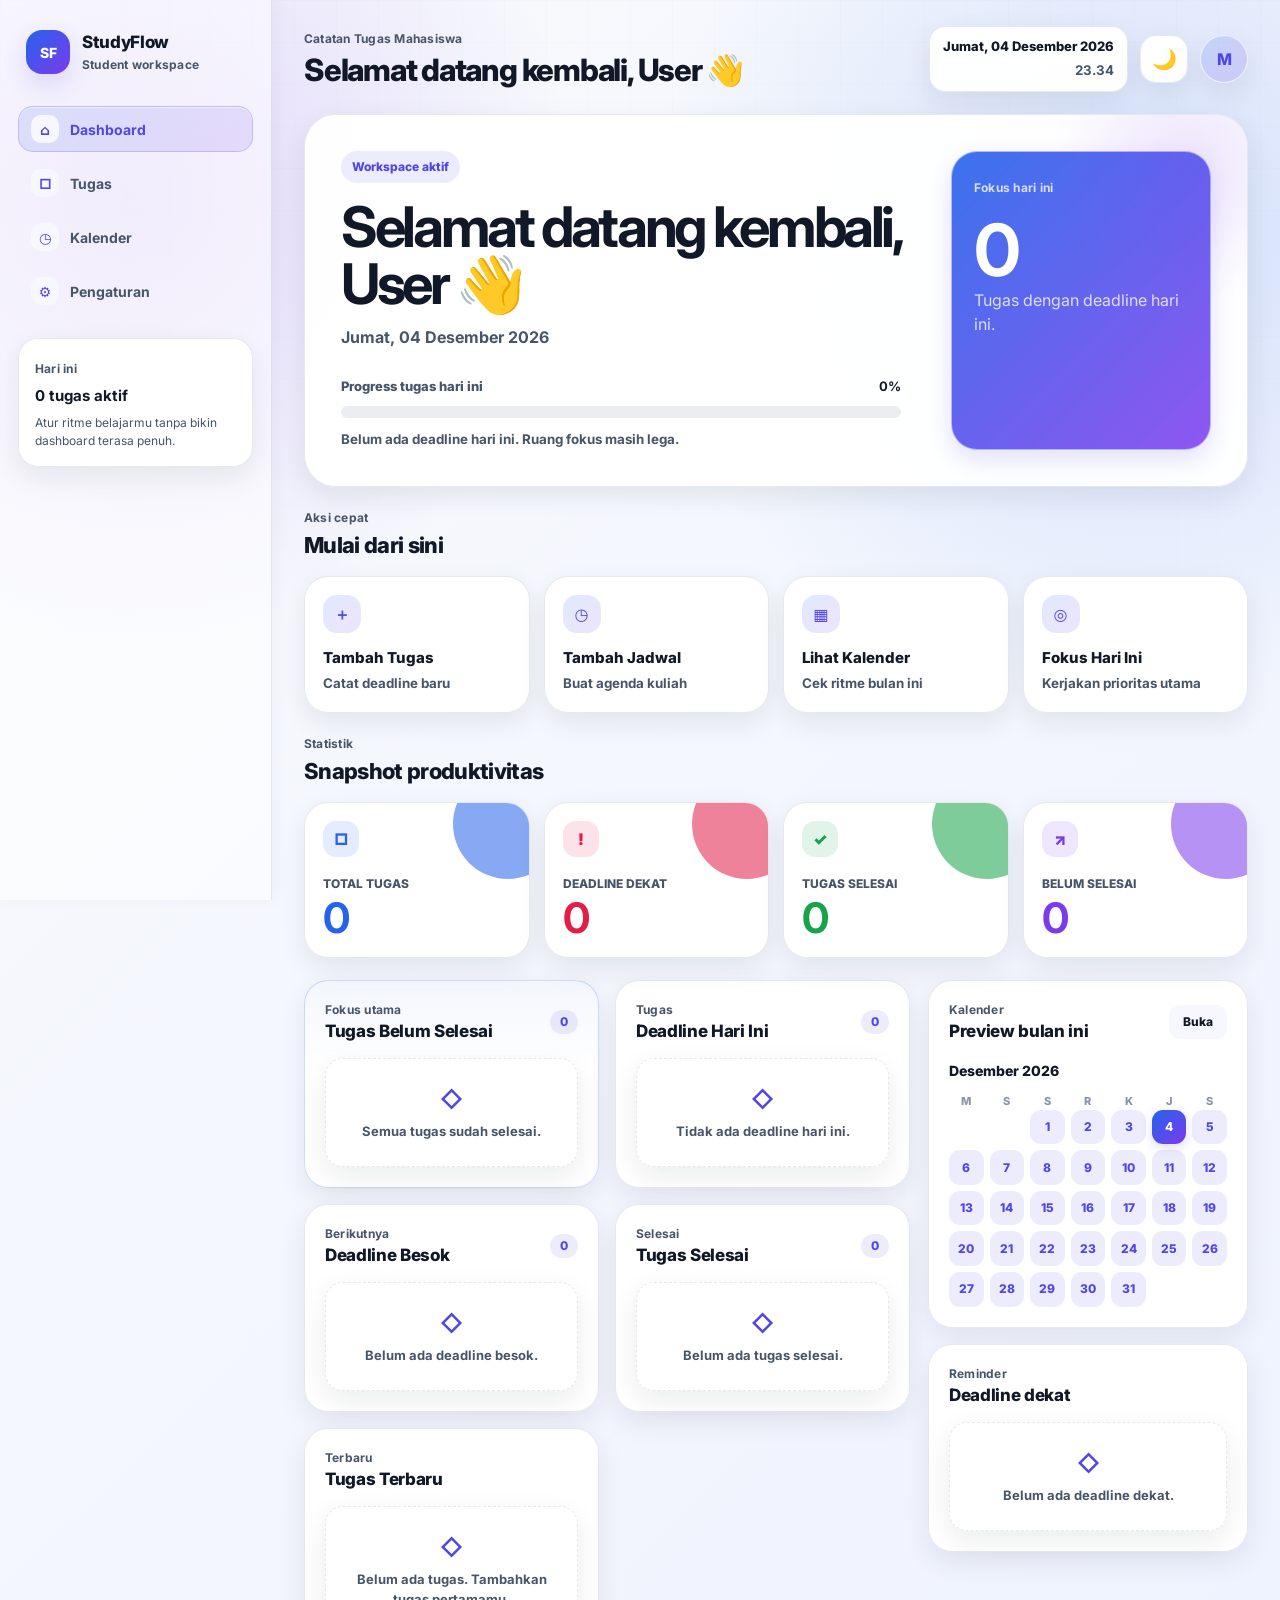
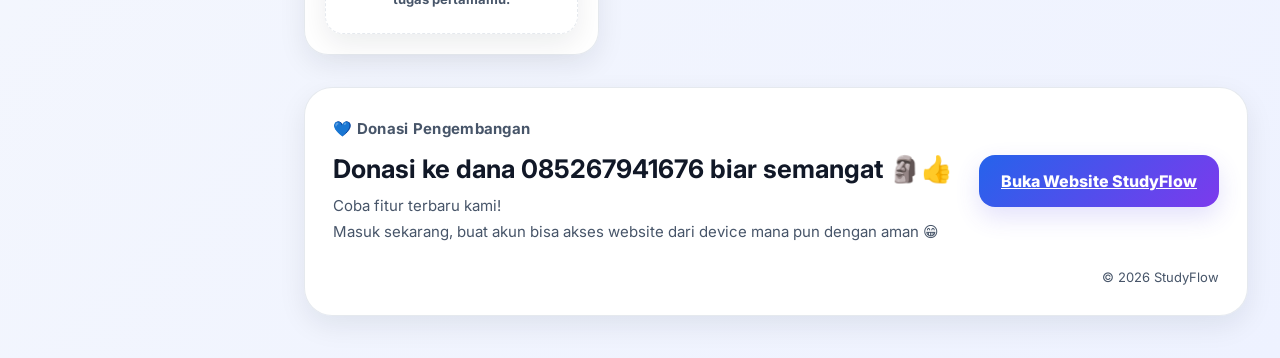
<file: Index.html>
<!DOCTYPE html>
<html lang="id">
<head>
  <meta charset="UTF-8">
  <meta name="viewport" content="width=device-width, initial-scale=1.0">
  <title>StudyFlow - Dashboard Mahasiswa</title>
  <link rel="preconnect" href="https://fonts.googleapis.com">
  <link rel="preconnect" href="https://fonts.gstatic.com" crossorigin>
  <link href="https://fonts.googleapis.com/css2?family=Inter:wght@400;500;600;700;800&display=swap" rel="stylesheet">
  <link rel="stylesheet" href="home.css">
  <link rel="icon" type="image/png" href="icon1.PNG">
</head>
<body>
  <div class="latar-ambient" aria-hidden="true"></div>
  <div class="wadah-aplikasi">
    <aside class="menu-samping">
      <div class="identitas-aplikasi">
        <span class="ikon-aplikasi">SF</span>
        <div>
          <h2>StudyFlow</h2>
          <p>Student workspace</p>
        </div>
      </div>

      <nav class="daftar-menu" aria-label="Menu utama">
        <button class="tombol-menu aktif" type="button" data-halaman="dashboard">
          <span class="ikon-menu">⌂</span>
          <span>Dashboard</span>
        </button>
        <button class="tombol-menu" type="button" data-halaman="tugas">
          <span class="ikon-menu">□</span>
          <span>Tugas</span>
        </button>
        <button class="tombol-menu" type="button" data-halaman="kalender">
          <span class="ikon-menu">◷</span>
          <span>Kalender</span>
        </button>
        <button class="tombol-menu" type="button" data-halaman="pengaturan">
          <span class="ikon-menu">⚙</span>
          <span>Pengaturan</span>
        </button>
      </nav>

      <div class="sidebar-insight">
        <span class="label-mini">Hari ini</span>
        <strong id="ringkasanSidebar">0 tugas aktif</strong>
        <p>Atur ritme belajarmu tanpa bikin dashboard terasa penuh.</p>
      </div>
    </aside>

    <main class="konten-utama">
      <header class="kepala-halaman">
        <div class="kepala-copy">
          <p class="teks-kecil">Catatan Tugas Mahasiswa</p>
          <h1 id="teksSapaan">Selamat datang kembali, User 👋</h1>
        </div>
        <div class="header-actions">
          <div class="tanggal-header">
            <span id="teksTanggalRealtime">Rabu, 20 Mei 2026</span>
            <small id="teksJamRealtime">00.00</small>
          </div>
          <button id="tombolToggleTema" class="tombol-toggle-tema" type="button" aria-label="Aktifkan mode gelap" title="Ganti tema">🌙</button>
          <!-- Avatar diklik → langsung ke halaman Pengaturan -->
          <div id="fotoProfilHeader" class="foto-profil-header foto-profil-header--klikable" aria-label="Buka pengaturan profil" title="Pengaturan Profil" role="button" tabindex="0">
            <span id="inisialProfilHeader">R</span>
          </div>
        </div>
      </header>

      <section id="dashboard" class="halaman halaman-aktif">
        <section class="hero-dashboard">
          <div class="hero-copy">
            <span class="pill-status">Workspace aktif</span>
            <h2 id="teksSapaanHero">Selamat datang kembali, User 👋</h2>
            <p id="teksTanggalHero">Rabu, 20 Mei 2026</p>
            <div class="hero-progress">
              <div class="progress-meta">
                <span>Progress tugas hari ini</span>
                <strong id="persenProgressHariIni">0%</strong>
              </div>
              <div class="progress-track" aria-label="Progress produktivitas">
                <span id="barProgressHariIni" class="progress-fill"></span>
              </div>
              <small id="teksProgressHariIni">Belum ada tugas selesai hari ini.</small>
            </div>
          </div>

          <div id="panelFokusHariIni" class="hero-panel hero-panel-klikable" role="button" tabindex="0" aria-label="Buka daftar tugas hari ini">
            <span class="label-mini">Fokus hari ini</span>
            <strong id="angkaFokusHariIni">0</strong>
            <p>Tugas dengan deadline hari ini.</p>
          </div>
        </section>

        <section class="section-dashboard">
          <div class="section-heading">
            <div>
              <p class="teks-kecil">Aksi cepat</p>
              <h2>Mulai dari sini</h2>
            </div>
          </div>
          <div class="grid-aksi-cepat">
            <button class="kartu-aksi" type="button" data-quick-action="tambah-tugas">
              <span class="ikon-aksi">＋</span>
              <strong>Tambah Tugas</strong>
              <small>Catat deadline baru</small>
            </button>
            <button class="kartu-aksi" type="button" data-quick-action="tambah-jadwal">
              <span class="ikon-aksi">◷</span>
              <strong>Tambah Jadwal</strong>
              <small>Buat agenda kuliah</small>
            </button>
            <button class="kartu-aksi" type="button" data-quick-action="lihat-kalender">
              <span class="ikon-aksi">▦</span>
              <strong>Lihat Kalender</strong>
              <small>Cek ritme bulan ini</small>
            </button>
            <button class="kartu-aksi" type="button" data-quick-action="fokus-hari-ini">
              <span class="ikon-aksi">◎</span>
              <strong>Fokus Hari Ini</strong>
              <small>Kerjakan prioritas utama</small>
            </button>
          </div>
        </section>

        <section class="section-dashboard">
          <div class="section-heading">
            <div>
              <p class="teks-kecil">Statistik</p>
              <h2>Snapshot produktivitas</h2>
            </div>
          </div>
          <div class="grid-statistik">
            <article class="kartu-statistik warna-biru">
              <span class="ikon-statistik">□</span>
              <p>Total tugas</p>
              <h3 id="angkaTotalTugas">0</h3>
            </article>
            <article class="kartu-statistik warna-merah">
              <span class="ikon-statistik">!</span>
              <p>Deadline dekat</p>
              <h3 id="angkaDeadlineDekat">0</h3>
            </article>
            <article class="kartu-statistik warna-hijau">
              <span class="ikon-statistik">✓</span>
              <p>Tugas selesai</p>
              <h3 id="angkaTugasSelesai">0</h3>
            </article>
            <article class="kartu-statistik warna-ungu">
              <span class="ikon-statistik">↗</span>
              <p>Belum selesai</p>
              <h3 id="angkaTugasBelumSelesai">0</h3>
            </article>
          </div>
        </section>

        <section class="dashboard-grid-utama">
          <div class="kolom-dashboard">
            <section class="panel panel-tugas-dashboard panel-tugas-belum-selesai">
              <div class="kepala-panel">
                <div>
                  <p class="teks-kecil">Fokus utama</p>
                  <h3>Tugas Belum Selesai</h3>
                </div>
                <span class="badge-panel" id="jumlahTugasBelumSelesaiDashboard">0</span>
              </div>
              <div id="daftarTugasBelumSelesaiDashboard" class="daftar-ringkas"></div>
            </section>

            <section class="panel panel-tugas-dashboard">
              <div class="kepala-panel">
                <div>
                  <p class="teks-kecil">Tugas</p>
                  <h3>Deadline Hari Ini</h3>
                </div>
                <span class="badge-panel" id="jumlahTugasHariIni">0</span>
              </div>
              <div id="daftarTugasHariIni" class="daftar-ringkas"></div>
            </section>

            <section class="panel panel-tugas-dashboard">
              <div class="kepala-panel">
                <div>
                  <p class="teks-kecil">Berikutnya</p>
                  <h3>Deadline Besok</h3>
                </div>
                <span class="badge-panel" id="jumlahTugasBesok">0</span>
              </div>
              <div id="daftarTugasBesok" class="daftar-ringkas"></div>
            </section>

            <section class="panel panel-tugas-dashboard">
              <div class="kepala-panel">
                <div>
                  <p class="teks-kecil">Selesai</p>
                  <h3>Tugas Selesai</h3>
                </div>
                <span class="badge-panel" id="jumlahTugasSelesaiDashboard">0</span>
              </div>
              <div id="daftarTugasSelesaiDashboard" class="daftar-ringkas"></div>
            </section>

            <section class="panel panel-tugas-dashboard">
              <div class="kepala-panel">
                <div>
                  <p class="teks-kecil">Terbaru</p>
                  <h3>Tugas Terbaru</h3>
                </div>
              </div>
              <div id="daftarTugasTerbaru" class="daftar-ringkas"></div>
            </section>
          </div>

          <aside class="kolom-dashboard kolom-kanan">
            <section class="panel panel-kalender-preview">
              <div class="kepala-panel">
                <div>
                  <p class="teks-kecil">Kalender</p>
                  <h3>Preview bulan ini</h3>
                </div>
                <button class="tombol-kedua tombol-mini" type="button" data-quick-action="lihat-kalender">Buka</button>
              </div>
              <div class="mini-calendar">
                <div id="judulMiniKalender" class="judul-mini-kalender">Mei 2026</div>
                <div class="mini-calendar-days" aria-hidden="true">
                  <span>M</span><span>S</span><span>S</span><span>R</span><span>K</span><span>J</span><span>S</span>
                </div>
                <div id="isiMiniKalender" class="mini-calendar-grid"></div>
              </div>
            </section>

            <section class="panel">
              <div class="kepala-panel">
                <div>
                  <p class="teks-kecil">Reminder</p>
                  <h3>Deadline dekat</h3>
                </div>
              </div>
              <div id="daftarNotifikasiDeadline" class="daftar-ringkas"></div>
            </section>
          </aside>
        </section>
      </section>

      <section id="tugas" class="halaman">
        <div class="judul-bagian">
          <div>
            <p class="teks-kecil">Kelola</p>
            <h2>Daftar Tugas</h2>
          </div>
        </div>

        <form id="formTambahTugas" class="form-tugas" novalidate>
          <div class="grup-form">
            <label for="inputNamaTugas">Nama tugas</label>
            <input type="text" id="inputNamaTugas" placeholder="Contoh: Laporan praktikum" autocomplete="off">
            <small id="pesanErrorNamaTugas" class="pesan-error"></small>
          </div>

          <div class="grup-form">
            <label for="pilihanMataKuliah">Mata kuliah</label>
            <select id="pilihanMataKuliah">
              <option value="">Pilih mata kuliah</option>
            </select>
            <div id="peringatanMataKuliahKosong" class="peringatan-mata-kuliah-kosong" hidden>
              <p>Tambahkan mata kuliah terlebih dahulu di menu Pengaturan.</p>
              <button id="tombolKePengaturanMataKuliah" class="tombol-kedua tombol-mini" type="button">Tambah Mata Kuliah</button>
            </div>
            <small id="pesanErrorMataKuliah" class="pesan-error"></small>
          </div>

          <div class="grup-form">
            <label for="inputDeadlineTugas">Deadline</label>
            <input type="date" id="inputDeadlineTugas">
            <small id="pesanErrorDeadlineTugas" class="pesan-error"></small>
          </div>

          <button class="tombol-utama" type="submit">Tambah Tugas</button>
        </form>

        <div class="alat-filter-tugas">
          <div class="search-wrapper">
            <span>⌕</span>
            <input type="search" id="inputPencarianTugas" placeholder="Cari tugas atau mata kuliah">
          </div>
          <select id="filterStatusTugas">
            <option value="semua">Semua tugas</option>
            <option value="belum">Belum selesai</option>
            <option value="selesai">Selesai</option>
          </select>
        </div>

        <div id="daftarTugas" class="daftar-tugas"></div>
      </section>

      <section id="kalender" class="halaman">
        <div class="judul-bagian">
          <div>
            <p class="teks-kecil">Agenda</p>
            <h2>Kalender Mahasiswa</h2>
          </div>
          <button id="tombolTambahJadwalCepat" class="tombol-utama" type="button">Tambah Jadwal</button>
        </div>

        <div class="layout-kalender">
          <section class="kartu-kalender">
            <div class="toolbar-kalender">
              <div>
                <p class="teks-kecil">Kalender Bulanan</p>
                <h3 id="teksBulanKalender">Mei 2026</h3>
              </div>
              <div class="aksi-kalender">
                <button id="tombolBulanSebelumnya" class="tombol-ikon" type="button" aria-label="Bulan sebelumnya">‹</button>
                <button id="tombolHariIni" class="tombol-kedua" type="button">Hari ini</button>
                <button id="tombolBulanBerikutnya" class="tombol-ikon" type="button" aria-label="Bulan berikutnya">›</button>
              </div>
            </div>

            <div class="filter-kalender">
              <label for="filterKategoriJadwal">Filter kategori</label>
              <select id="filterKategoriJadwal">
                <option value="semua">Semua kategori</option>
                <option value="kuliah">Kuliah</option>
                <option value="organisasi">Organisasi</option>
                <option value="ujian">Ujian</option>
                <option value="pribadi">Pribadi</option>
                <option value="deadline">Deadline tugas</option>
              </select>
            </div>

            <div class="kalender-scroll-wrapper">
              <div class="nama-hari-kalender" aria-hidden="true">
                <span>Min</span>
                <span>Sen</span>
                <span>Sel</span>
                <span>Rab</span>
                <span>Kam</span>
                <span>Jum</span>
                <span>Sab</span>
              </div>
              <div id="isiKalender" class="isi-kalender"></div>
            </div>
          </section>

          <aside class="sisi-agenda">
            <section class="panel">
              <h3>Agenda Hari Ini</h3>
              <div id="daftarAgendaHariIni" class="daftar-agenda"></div>
            </section>

            <section class="panel">
              <h3>Reminder Deadline</h3>
              <div id="daftarReminderDeadline" class="daftar-agenda"></div>
            </section>
          </aside>
        </div>
      </section>

      <section id="pengaturan" class="halaman">
        <div class="judul-bagian">
          <div>
            <p class="teks-kecil">Preferensi</p>
            <h2>Pengaturan</h2>
          </div>
        </div>

        <div class="grid-pengaturan">
          <section class="panel">
            <h3>Profil</h3>
            <div class="pengaturan-profil">
              <div id="previewFotoProfil" class="preview-foto-profil" aria-label="Preview foto profil">
                <span id="inisialPreviewProfil">R</span>
              </div>
              <div class="aksi-profil">
                <input type="file" id="inputFotoProfil" accept="image/png, image/jpeg, image/jpg" hidden>
                <button id="tombolUploadFoto" class="tombol-kedua" type="button">Upload Foto</button>
                <button id="tombolHapusFoto" class="tombol-kecil tombol-hapus" type="button">Hapus Foto</button>
              </div>
            </div>
            <small id="pesanErrorFotoProfil" class="pesan-error-foto"></small>
            <label for="inputNamaPengguna">Nama kamu</label>
            <input type="text" id="inputNamaPengguna" placeholder="Masukkan nama kamu" autocomplete="off">
            <button id="tombolSimpanNama" class="tombol-utama" type="button">Simpan Nama</button>
          </section>

          <section class="panel">
            <h3>Tampilan</h3>
            <label class="baris-switch" for="toggleModeGelap">
              <span>Aktifkan dark mode</span>
              <input type="checkbox" id="toggleModeGelap">
            </label>
          </section>

          <section class="panel">
            <h3>Cetak Tugas</h3>
            <p class="teks-kecil-panel">Buat daftar tugas sederhana yang bisa disimpan sebagai PDF.</p>
            <button id="tombolCetakTugasPdf" class="tombol-kedua" type="button">Cetak Tugas PDF</button>
          </section>

          <section class="panel panel-mata-kuliah" id="panelMataKuliah">
            <h3>Mata Kuliah</h3>
            <p class="teks-kecil-panel">Tambahkan mata kuliah kamu. Daftar ini otomatis muncul di form tambah tugas.</p>

            <div class="form-tambah-mata-kuliah">
              <div class="grup-form">
                <label for="inputNamaMataKuliah">Nama mata kuliah</label>
                <input type="text" id="inputNamaMataKuliah" placeholder="Contoh: Pemrograman Mobile" autocomplete="off" maxlength="80">
                <small id="pesanErrorMataKuliahBaru" class="pesan-error"></small>
              </div>
              <button id="tombolTambahMataKuliah" class="tombol-utama" type="button">Tambah</button>
            </div>

            <div id="daftarMataKuliahPengaturan" class="daftar-mata-kuliah-pengaturan"></div>
          </section>

          <section class="panel panel-bahaya">
            <h3>Data</h3>
            <p>Hapus semua tugas, agenda, mata kuliah, profil, dan preferensi yang tersimpan di browser ini.</p>
            <button id="tombolResetData" class="tombol-bahaya" type="button">Hapus Semua Data</button>
          </section>
        </div>
      </section>

      <section class="section-donasi">
        <div class="panel panel-donasi">
          <div class="donasi-grid">
            <div class="donasi-copy">
              <p class="teks-kecil">💙 Donasi Pengembangan</p>
              <h2>Donasi ke dana 085267941676 biar semangat 🗿👍</h2>
              <p>Coba fitur terbaru kami!</P>
              <P>Masuk sekarang, buat akun bisa akses website dari device mana pun dengan aman 😁</p>
            </div>
            <div class="donasi-actions">
              <a href="https://studyflow.infinityfreeapp.com/" target="_blank" rel="noopener noreferrer" class="tombol-utama tombol-donasi">Buka Website StudyFlow</a>
            </div>
          </div>
          <p class="donasi-footer">© 2026 StudyFlow</p>
        </div>
      </section>
    </main>
  </div>

  <div id="modalKonfirmasi" class="lapisan-modal" aria-hidden="true">
    <div class="modal-konfirmasi" role="dialog" aria-modal="true" aria-labelledby="judulModalKonfirmasi" aria-describedby="pesanModalKonfirmasi">
      <div class="ikon-modal" aria-hidden="true">!</div>
      <div class="isi-modal">
        <p class="teks-kecil">Konfirmasi</p>
        <h2 id="judulModalKonfirmasi">Hapus semua data?</h2>
        <p id="pesanModalKonfirmasi">Data yang sudah dihapus tidak dapat dikembalikan.</p>
      </div>
      <div class="aksi-modal">
        <button id="tombolBatalKonfirmasi" class="tombol-modal tombol-modal-kedua" type="button">Batal</button>
        <button id="tombolSetujuKonfirmasi" class="tombol-modal tombol-modal-bahaya" type="button">Hapus</button>
      </div>
    </div>
  </div>

  <div id="modalJadwal" class="lapisan-modal" aria-hidden="true">
    <form id="formTambahJadwal" class="modal-jadwal" role="dialog" aria-modal="true" aria-labelledby="judulModalJadwal" novalidate>
      <div class="isi-modal">
        <p class="teks-kecil">Jadwal Baru</p>
        <h2 id="judulModalJadwal">Tambah Jadwal</h2>
        <p id="teksTanggalJadwalDipilih">Pilih tanggal pada kalender.</p>
      </div>

      <div class="grup-form">
        <label for="inputNamaJadwal">Nama kegiatan</label>
        <input type="text" id="inputNamaJadwal" placeholder="Contoh: Diskusi kelompok" autocomplete="off">
        <small id="pesanErrorNamaJadwal" class="pesan-error"></small>
      </div>

      <div class="baris-form">
        <div class="grup-form">
          <label for="inputTanggalJadwal">Tanggal</label>
          <input type="date" id="inputTanggalJadwal">
          <small id="pesanErrorTanggalJadwal" class="pesan-error"></small>
        </div>

        <div class="grup-form">
          <label for="inputJamJadwal">Jam</label>
          <input type="time" id="inputJamJadwal">
          <small id="pesanErrorJamJadwal" class="pesan-error"></small>
        </div>
      </div>

      <div class="grup-form">
        <label for="pilihanKategoriJadwal">Kategori</label>
        <select id="pilihanKategoriJadwal">
          <option value="kuliah">Kuliah</option>
          <option value="organisasi">Organisasi</option>
          <option value="ujian">Ujian</option>
          <option value="pribadi">Pribadi</option>
        </select>
      </div>

      <div class="aksi-modal">
        <button id="tombolBatalJadwal" class="tombol-modal tombol-modal-kedua" type="button">Batal</button>
        <button class="tombol-modal tombol-modal-utama" type="submit">Simpan Jadwal</button>
      </div>
    </form>
  </div>

  <div id="modalDetailTanggal" class="lapisan-modal" aria-hidden="true">
    <div class="modal-detail-jadwal" role="dialog" aria-modal="true" aria-labelledby="judulModalDetail">
      <div class="kepala-modal-detail">
        <div>
          <p class="teks-kecil">Jadwal di Tanggal</p>
          <h2 id="judulModalDetail">15 Mei 2026</h2>
        </div>
        <button id="tombolTutupDetailTanggal" class="tombol-tutup-modal" type="button">&times;</button>
      </div>

      <div id="daftarJadwalDetailTanggal" class="daftar-jadwal-detail"></div>
      <button id="tombolTambahJadwalDariDetail" class="tombol-tambah-di-modal" type="button">Tambah jadwal di tanggal ini</button>
    </div>
  </div>

  <div id="modalFokusHariIni" class="lapisan-modal" aria-hidden="true">
    <div class="modal-detail-jadwal" role="dialog" aria-modal="true" aria-labelledby="judulModalFokusHariIni">
      <div class="kepala-modal-detail">
        <div>
          <p class="teks-kecil">Fokus Hari Ini</p>
          <h2 id="judulModalFokusHariIni">Tugas hari ini</h2>
        </div>
        <button id="tombolTutupFokusHariIni" class="tombol-tutup-modal" type="button">&times;</button>
      </div>

      <div class="ringkasan-fokus-hari-ini">
        <span id="jumlahModalFokusHariIni">0</span>
        <p>tugas dengan deadline hari ini</p>
      </div>
      <div id="daftarModalFokusHariIni" class="daftar-ringkas"></div>
    </div>
  </div>

  <button id="tombolTambahCepatMobile" class="tombol-tambah-cepat" type="button" aria-label="Tambah tugas cepat">+</button>
  <div id="wadahToast" class="wadah-toast" aria-live="polite" aria-atomic="true"></div>

  <nav class="bottom-navigation-mobile" aria-label="Navigasi mobile">
    <button class="tombol-nav-mobile aktif" type="button" data-halaman="dashboard">
      <span>⌂</span>
      <small>Dashboard</small>
    </button>
    <button class="tombol-nav-mobile" type="button" data-halaman="tugas">
      <span>□</span>
      <small>Tugas</small>
    </button>
    <button class="tombol-nav-mobile" type="button" data-halaman="kalender">
      <span>◷</span>
      <small>Kalender</small>
    </button>
    <button class="tombol-nav-mobile" type="button" data-halaman="pengaturan">
      <span>⚙</span>
      <small>Pengaturan</small>
    </button>
  </nav>

  <button id="tombolTambahMobile" class="tombol-tambah-mobile" type="button" aria-label="Tambah tugas">+</button>
  <script src="script.js"></script>
</body>
</html>
</file>
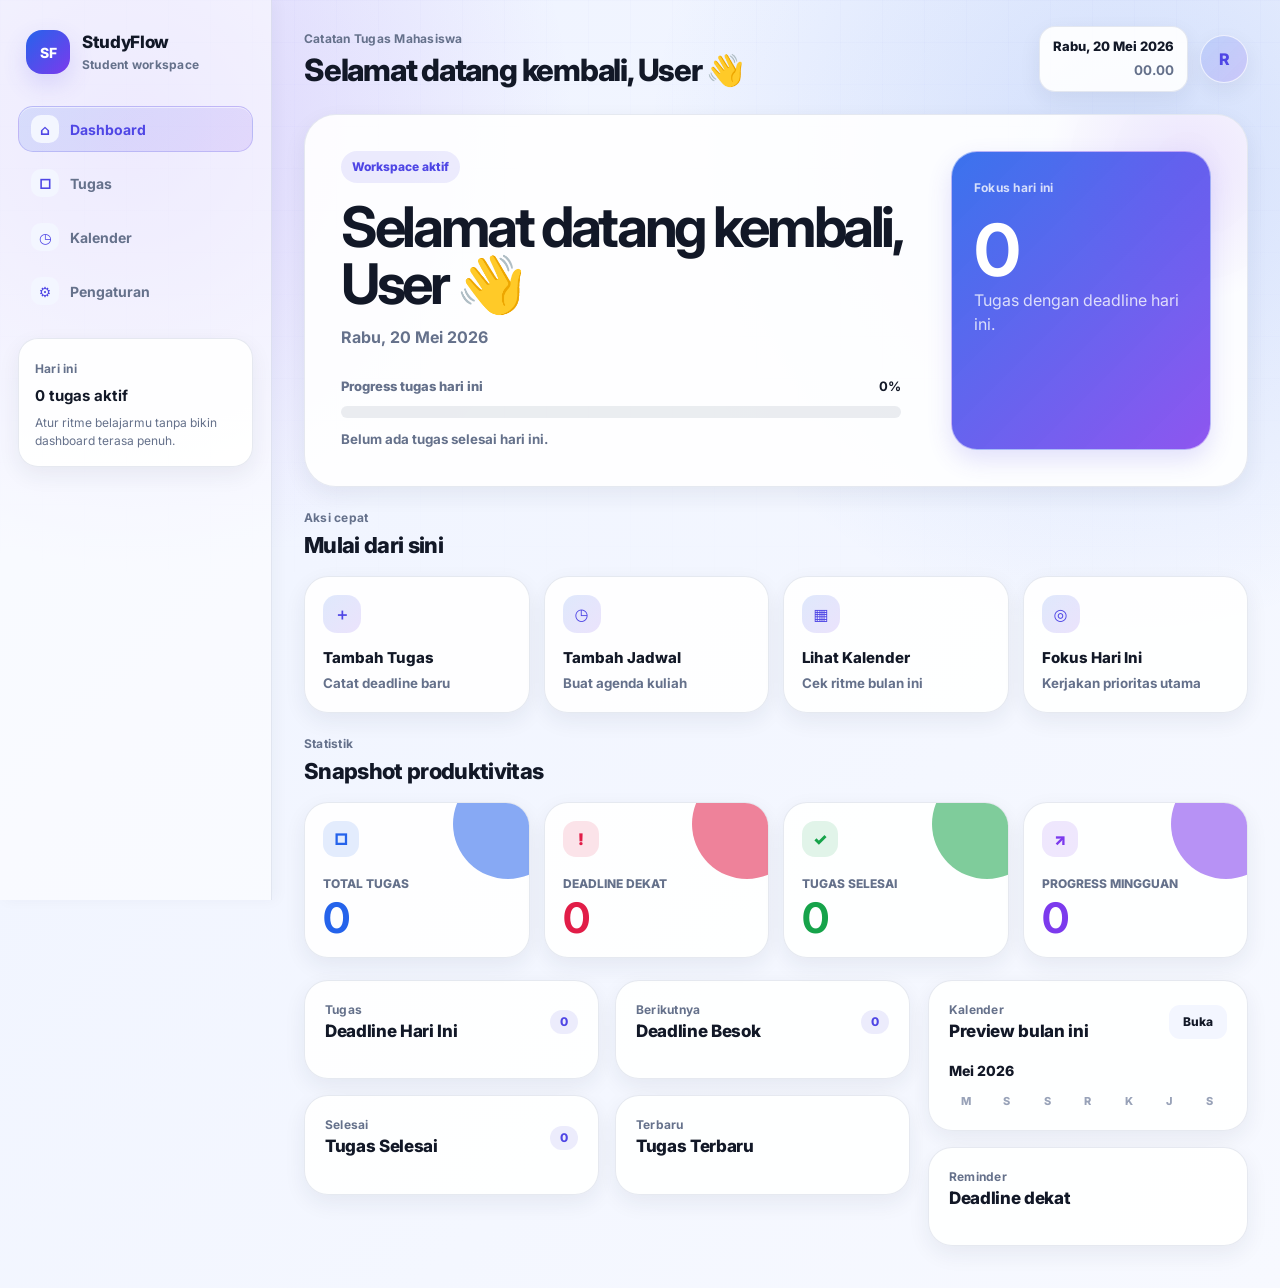
<file: home.html>
<!DOCTYPE html>
<html lang="id">
<head>
  <meta charset="UTF-8">
  <meta name="viewport" content="width=device-width, initial-scale=1.0">
  <title>StudyFlow - Dashboard Mahasiswa</title>
  <link rel="preconnect" href="https://fonts.googleapis.com">
  <link rel="preconnect" href="https://fonts.gstatic.com" crossorigin>
  <link href="https://fonts.googleapis.com/css2?family=Inter:wght@400;500;600;700;800&display=swap" rel="stylesheet">
  <link rel="stylesheet" href="home.css">
  <link rel="icon" type="image/png" href="icon1.PNG">
</head>
<body>
  <div class="latar-ambient" aria-hidden="true"></div>
  <div class="wadah-aplikasi">
    <aside class="menu-samping">
      <div class="identitas-aplikasi">
        <span class="ikon-aplikasi">SF</span>
        <div>
          <h2>StudyFlow</h2>
          <p>Student workspace</p>
        </div>
      </div>

      <nav class="daftar-menu" aria-label="Menu utama">
        <button class="tombol-menu aktif" type="button" data-halaman="dashboard">
          <span class="ikon-menu">⌂</span>
          <span>Dashboard</span>
        </button>
        <button class="tombol-menu" type="button" data-halaman="tugas">
          <span class="ikon-menu">□</span>
          <span>Tugas</span>
        </button>
        <button class="tombol-menu" type="button" data-halaman="kalender">
          <span class="ikon-menu">◷</span>
          <span>Kalender</span>
        </button>
        <button class="tombol-menu" type="button" data-halaman="pengaturan">
          <span class="ikon-menu">⚙</span>
          <span>Pengaturan</span>
        </button>
      </nav>

      <div class="sidebar-insight">
        <span class="label-mini">Hari ini</span>
        <strong id="ringkasanSidebar">0 tugas aktif</strong>
        <p>Atur ritme belajarmu tanpa bikin dashboard terasa penuh.</p>
      </div>
    </aside>

    <main class="konten-utama">
      <header class="kepala-halaman">
        <div class="kepala-copy">
          <p class="teks-kecil">Catatan Tugas Mahasiswa</p>
          <h1 id="teksSapaan">Selamat datang kembali, User 👋</h1>
        </div>
        <div class="header-actions">
          <div class="tanggal-header">
            <span id="teksTanggalRealtime">Rabu, 20 Mei 2026</span>
            <small id="teksJamRealtime">00.00</small>
          </div>
          <div id="fotoProfilHeader" class="foto-profil-header" aria-label="Profil pengguna">
            <span id="inisialProfilHeader">R</span>
          </div>
        </div>
      </header>

      <section id="dashboard" class="halaman halaman-aktif">
        <section class="hero-dashboard">
          <div class="hero-copy">
            <span class="pill-status">Workspace aktif</span>
            <h2 id="teksSapaanHero">Selamat datang kembali, User 👋</h2>
            <p id="teksTanggalHero">Rabu, 20 Mei 2026</p>
            <div class="hero-progress">
              <div class="progress-meta">
                <span>Progress tugas hari ini</span>
                <strong id="persenProgressHariIni">0%</strong>
              </div>
              <div class="progress-track" aria-label="Progress produktivitas">
                <span id="barProgressHariIni" class="progress-fill"></span>
              </div>
              <small id="teksProgressHariIni">Belum ada tugas selesai hari ini.</small>
            </div>
          </div>

          <div class="hero-panel">
            <span class="label-mini">Fokus hari ini</span>
            <strong id="angkaFokusHariIni">0</strong>
            <p>Tugas dengan deadline hari ini.</p>
          </div>
        </section>

        <section class="section-dashboard">
          <div class="section-heading">
            <div>
              <p class="teks-kecil">Aksi cepat</p>
              <h2>Mulai dari sini</h2>
            </div>
          </div>
          <div class="grid-aksi-cepat">
            <button class="kartu-aksi" type="button" data-quick-action="tambah-tugas">
              <span class="ikon-aksi">＋</span>
              <strong>Tambah Tugas</strong>
              <small>Catat deadline baru</small>
            </button>
            <button class="kartu-aksi" type="button" data-quick-action="tambah-jadwal">
              <span class="ikon-aksi">◷</span>
              <strong>Tambah Jadwal</strong>
              <small>Buat agenda kuliah</small>
            </button>
            <button class="kartu-aksi" type="button" data-quick-action="lihat-kalender">
              <span class="ikon-aksi">▦</span>
              <strong>Lihat Kalender</strong>
              <small>Cek ritme bulan ini</small>
            </button>
            <button class="kartu-aksi" type="button" data-quick-action="fokus-hari-ini">
              <span class="ikon-aksi">◎</span>
              <strong>Fokus Hari Ini</strong>
              <small>Kerjakan prioritas utama</small>
            </button>
          </div>
        </section>

        <section class="section-dashboard">
          <div class="section-heading">
            <div>
              <p class="teks-kecil">Statistik</p>
              <h2>Snapshot produktivitas</h2>
            </div>
          </div>
          <div class="grid-statistik">
            <article class="kartu-statistik warna-biru">
              <span class="ikon-statistik">□</span>
              <p>Total tugas</p>
              <h3 id="angkaTotalTugas">0</h3>
            </article>
            <article class="kartu-statistik warna-merah">
              <span class="ikon-statistik">!</span>
              <p>Deadline dekat</p>
              <h3 id="angkaDeadlineDekat">0</h3>
            </article>
            <article class="kartu-statistik warna-hijau">
              <span class="ikon-statistik">✓</span>
              <p>Tugas selesai</p>
              <h3 id="angkaTugasSelesai">0</h3>
            </article>
            <article class="kartu-statistik warna-ungu">
              <span class="ikon-statistik">↗</span>
              <p>Progress mingguan</p>
              <h3 id="angkaTugasBelumSelesai">0</h3>
            </article>
          </div>
        </section>

        <section class="dashboard-grid-utama">
          <div class="kolom-dashboard">
            <section class="panel panel-tugas-dashboard">
              <div class="kepala-panel">
                <div>
                  <p class="teks-kecil">Tugas</p>
                  <h3>Deadline Hari Ini</h3>
                </div>
                <span class="badge-panel" id="jumlahTugasHariIni">0</span>
              </div>
              <div id="daftarTugasHariIni" class="daftar-ringkas"></div>
            </section>

            <section class="panel panel-tugas-dashboard">
              <div class="kepala-panel">
                <div>
                  <p class="teks-kecil">Berikutnya</p>
                  <h3>Deadline Besok</h3>
                </div>
                <span class="badge-panel" id="jumlahTugasBesok">0</span>
              </div>
              <div id="daftarTugasBesok" class="daftar-ringkas"></div>
            </section>

            <section class="panel panel-tugas-dashboard">
              <div class="kepala-panel">
                <div>
                  <p class="teks-kecil">Selesai</p>
                  <h3>Tugas Selesai</h3>
                </div>
                <span class="badge-panel" id="jumlahTugasSelesaiDashboard">0</span>
              </div>
              <div id="daftarTugasSelesaiDashboard" class="daftar-ringkas"></div>
            </section>

            <section class="panel panel-tugas-dashboard">
              <div class="kepala-panel">
                <div>
                  <p class="teks-kecil">Terbaru</p>
                  <h3>Tugas Terbaru</h3>
                </div>
              </div>
              <div id="daftarTugasTerbaru" class="daftar-ringkas"></div>
            </section>
          </div>

          <aside class="kolom-dashboard kolom-kanan">
            <section class="panel panel-kalender-preview">
              <div class="kepala-panel">
                <div>
                  <p class="teks-kecil">Kalender</p>
                  <h3>Preview bulan ini</h3>
                </div>
                <button class="tombol-kedua tombol-mini" type="button" data-quick-action="lihat-kalender">Buka</button>
              </div>
              <div class="mini-calendar">
                <div id="judulMiniKalender" class="judul-mini-kalender">Mei 2026</div>
                <div class="mini-calendar-days" aria-hidden="true">
                  <span>M</span><span>S</span><span>S</span><span>R</span><span>K</span><span>J</span><span>S</span>
                </div>
                <div id="isiMiniKalender" class="mini-calendar-grid"></div>
              </div>
            </section>

            <section class="panel">
              <div class="kepala-panel">
                <div>
                  <p class="teks-kecil">Reminder</p>
                  <h3>Deadline dekat</h3>
                </div>
              </div>
              <div id="daftarNotifikasiDeadline" class="daftar-ringkas"></div>
            </section>
          </aside>
        </section>
      </section>

      <section id="tugas" class="halaman">
        <div class="judul-bagian">
          <div>
            <p class="teks-kecil">Kelola</p>
            <h2>Daftar Tugas</h2>
          </div>
        </div>

        <form id="formTambahTugas" class="form-tugas" novalidate>
          <div class="grup-form">
            <label for="inputNamaTugas">Nama tugas</label>
            <input type="text" id="inputNamaTugas" placeholder="Contoh: Laporan praktikum" autocomplete="off">
            <small id="pesanErrorNamaTugas" class="pesan-error"></small>
          </div>

          <div class="grup-form">
            <label for="pilihanMataKuliah">Mata kuliah</label>
            <select id="pilihanMataKuliah">
              <option value="">Pilih mata kuliah</option>
            </select>
            <small id="pesanErrorMataKuliah" class="pesan-error"></small>
          </div>

          <div class="grup-form">
            <label for="inputDeadlineTugas">Deadline</label>
            <input type="date" id="inputDeadlineTugas">
            <small id="pesanErrorDeadlineTugas" class="pesan-error"></small>
          </div>

          <button class="tombol-utama" type="submit">Tambah Tugas</button>
        </form>

        <div class="alat-filter-tugas">
          <div class="search-wrapper">
            <span>⌕</span>
            <input type="search" id="inputPencarianTugas" placeholder="Cari tugas atau mata kuliah">
          </div>
          <select id="filterStatusTugas">
            <option value="semua">Semua tugas</option>
            <option value="belum">Belum selesai</option>
            <option value="selesai">Selesai</option>
          </select>
        </div>

        <div id="daftarTugas" class="daftar-tugas"></div>
      </section>

      <section id="kalender" class="halaman">
        <div class="judul-bagian">
          <div>
            <p class="teks-kecil">Agenda</p>
            <h2>Kalender Mahasiswa</h2>
          </div>
          <button id="tombolTambahJadwalCepat" class="tombol-utama" type="button">Tambah Jadwal</button>
        </div>

        <div class="layout-kalender">
          <section class="kartu-kalender">
            <div class="toolbar-kalender">
              <div>
                <p class="teks-kecil">Kalender Bulanan</p>
                <h3 id="teksBulanKalender">Mei 2026</h3>
              </div>
              <div class="aksi-kalender">
                <button id="tombolBulanSebelumnya" class="tombol-ikon" type="button" aria-label="Bulan sebelumnya">‹</button>
                <button id="tombolHariIni" class="tombol-kedua" type="button">Hari ini</button>
                <button id="tombolBulanBerikutnya" class="tombol-ikon" type="button" aria-label="Bulan berikutnya">›</button>
              </div>
            </div>

            <div class="filter-kalender">
              <label for="filterKategoriJadwal">Filter kategori</label>
              <select id="filterKategoriJadwal">
                <option value="semua">Semua kategori</option>
                <option value="kuliah">Kuliah</option>
                <option value="organisasi">Organisasi</option>
                <option value="ujian">Ujian</option>
                <option value="pribadi">Pribadi</option>
                <option value="deadline">Deadline tugas</option>
              </select>
            </div>

            <div class="kalender-scroll-wrapper">
              <div class="nama-hari-kalender" aria-hidden="true">
                <span>Min</span>
                <span>Sen</span>
                <span>Sel</span>
                <span>Rab</span>
                <span>Kam</span>
                <span>Jum</span>
                <span>Sab</span>
              </div>
              <div id="isiKalender" class="isi-kalender"></div>
            </div>
          </section>

          <aside class="sisi-agenda">
            <section class="panel">
              <h3>Agenda Hari Ini</h3>
              <div id="daftarAgendaHariIni" class="daftar-agenda"></div>
            </section>

            <section class="panel">
              <h3>Reminder Deadline</h3>
              <div id="daftarReminderDeadline" class="daftar-agenda"></div>
            </section>
          </aside>
        </div>
      </section>

      <section id="pengaturan" class="halaman">
        <div class="judul-bagian">
          <div>
            <p class="teks-kecil">Preferensi</p>
            <h2>Pengaturan</h2>
          </div>
        </div>

        <div class="grid-pengaturan">
          <section class="panel">
            <h3>Profil</h3>
            <div class="pengaturan-profil">
              <div id="previewFotoProfil" class="preview-foto-profil" aria-label="Preview foto profil">
                <span id="inisialPreviewProfil">R</span>
              </div>
              <div class="aksi-profil">
                <input type="file" id="inputFotoProfil" accept="image/png, image/jpeg, image/jpg" hidden>
                <button id="tombolUploadFoto" class="tombol-kedua" type="button">Upload Foto</button>
                <button id="tombolHapusFoto" class="tombol-kecil tombol-hapus" type="button">Hapus Foto</button>
              </div>
            </div>
            <small id="pesanErrorFotoProfil" class="pesan-error-foto"></small>
            <label for="inputNamaPengguna">Nama kamu</label>
            <input type="text" id="inputNamaPengguna" placeholder="Masukkan nama kamu" autocomplete="off">
            <button id="tombolSimpanNama" class="tombol-utama" type="button">Simpan Nama</button>
          </section>

          <section class="panel">
            <h3>Tampilan</h3>
            <label class="baris-switch" for="toggleModeGelap">
              <span>Aktifkan dark mode</span>
              <input type="checkbox" id="toggleModeGelap">
            </label>
          </section>

          <section class="panel">
            <h3>Notifikasi</h3>
            <label class="baris-switch" for="toggleNotifikasiDeadline">
              <span>Peringatan deadline dekat</span>
              <input type="checkbox" id="toggleNotifikasiDeadline">
            </label>
          </section>

          <section class="panel panel-mata-kuliah" id="panelMataKuliah">
            <h3>Mata Kuliah</h3>
            <p class="teks-kecil-panel">Tambahkan mata kuliah kamu. Daftar ini otomatis muncul di form tambah tugas.</p>

            <div class="form-tambah-mata-kuliah">
              <div class="grup-form">
                <label for="inputNamaMataKuliah">Nama mata kuliah</label>
                <input type="text" id="inputNamaMataKuliah" placeholder="Contoh: Pemrograman Mobile" autocomplete="off" maxlength="80">
                <small id="pesanErrorMataKuliahBaru" class="pesan-error"></small>
              </div>
              <button id="tombolTambahMataKuliah" class="tombol-utama" type="button">Tambah</button>
            </div>

            <div id="daftarMataKuliahPengaturan" class="daftar-mata-kuliah-pengaturan"></div>
          </section>

          <section class="panel panel-bahaya">
            <h3>Data</h3>
            <p>Hapus semua tugas yang tersimpan di browser ini.</p>
            <button id="tombolResetData" class="tombol-bahaya" type="button">Hapus Semua Tugas</button>
          </section>
        </div>
      </section>
    </main>
  </div>

  <div id="modalKonfirmasi" class="lapisan-modal" aria-hidden="true">
    <div class="modal-konfirmasi" role="dialog" aria-modal="true" aria-labelledby="judulModalKonfirmasi" aria-describedby="pesanModalKonfirmasi">
      <div class="ikon-modal" aria-hidden="true">!</div>
      <div class="isi-modal">
        <p class="teks-kecil">Konfirmasi</p>
        <h2 id="judulModalKonfirmasi">Hapus semua tugas?</h2>
        <p id="pesanModalKonfirmasi">Data tugas yang sudah dihapus tidak dapat dikembalikan.</p>
      </div>
      <div class="aksi-modal">
        <button id="tombolBatalKonfirmasi" class="tombol-modal tombol-modal-kedua" type="button">Batal</button>
        <button id="tombolSetujuKonfirmasi" class="tombol-modal tombol-modal-bahaya" type="button">Hapus</button>
      </div>
    </div>
  </div>

  <div id="modalJadwal" class="lapisan-modal" aria-hidden="true">
    <form id="formTambahJadwal" class="modal-jadwal" role="dialog" aria-modal="true" aria-labelledby="judulModalJadwal" novalidate>
      <div class="isi-modal">
        <p class="teks-kecil">Jadwal Baru</p>
        <h2 id="judulModalJadwal">Tambah Jadwal</h2>
        <p id="teksTanggalJadwalDipilih">Pilih tanggal pada kalender.</p>
      </div>

      <div class="grup-form">
        <label for="inputNamaJadwal">Nama kegiatan</label>
        <input type="text" id="inputNamaJadwal" placeholder="Contoh: Diskusi kelompok" autocomplete="off">
        <small id="pesanErrorNamaJadwal" class="pesan-error"></small>
      </div>

      <div class="baris-form">
        <div class="grup-form">
          <label for="inputTanggalJadwal">Tanggal</label>
          <input type="date" id="inputTanggalJadwal">
          <small id="pesanErrorTanggalJadwal" class="pesan-error"></small>
        </div>

        <div class="grup-form">
          <label for="inputJamJadwal">Jam</label>
          <input type="time" id="inputJamJadwal">
          <small id="pesanErrorJamJadwal" class="pesan-error"></small>
        </div>
      </div>

      <div class="grup-form">
        <label for="pilihanKategoriJadwal">Kategori</label>
        <select id="pilihanKategoriJadwal">
          <option value="kuliah">Kuliah</option>
          <option value="organisasi">Organisasi</option>
          <option value="ujian">Ujian</option>
          <option value="pribadi">Pribadi</option>
        </select>
      </div>

      <div class="aksi-modal">
        <button id="tombolBatalJadwal" class="tombol-modal tombol-modal-kedua" type="button">Batal</button>
        <button class="tombol-modal tombol-modal-utama" type="submit">Simpan Jadwal</button>
      </div>
    </form>
  </div>

  <div id="modalDetailTanggal" class="lapisan-modal" aria-hidden="true">
    <div class="modal-detail-jadwal" role="dialog" aria-modal="true" aria-labelledby="judulModalDetail">
      <div class="kepala-modal-detail">
        <div>
          <p class="teks-kecil">Jadwal di Tanggal</p>
          <h2 id="judulModalDetail">15 Mei 2026</h2>
        </div>
        <button id="tombolTutupDetailTanggal" class="tombol-tutup-modal" type="button">×</button>
      </div>

      <div id="daftarJadwalDetailTanggal" class="daftar-jadwal-detail"></div>
      <button id="tombolTambahJadwalDariDetail" class="tombol-tambah-di-modal" type="button">Tambah jadwal di tanggal ini</button>
    </div>
  </div>

  <button id="tombolTambahCepatMobile" class="tombol-tambah-cepat" type="button" aria-label="Tambah tugas cepat">+</button>
  <div id="wadahToast" class="wadah-toast" aria-live="polite" aria-atomic="true"></div>

  <nav class="bottom-navigation-mobile" aria-label="Navigasi mobile">
    <button class="tombol-nav-mobile aktif" type="button" data-halaman="dashboard">
      <span>⌂</span>
      <small>Dashboard</small>
    </button>
    <button class="tombol-nav-mobile" type="button" data-halaman="tugas">
      <span>□</span>
      <small>Tugas</small>
    </button>
    <button class="tombol-nav-mobile" type="button" data-halaman="kalender">
      <span>◷</span>
      <small>Kalender</small>
    </button>
    <button class="tombol-nav-mobile" type="button" data-halaman="pengaturan">
      <span>⚙</span>
      <small>Pengaturan</small>
    </button>
  </nav>

  <button id="tombolTambahMobile" class="tombol-tambah-mobile" type="button" aria-label="Tambah tugas">+</button>
  <script src="script.js"></script>
</body>
</html>
</file>
<file: home.css>
:root {
  --bg: #eef3ff;
  --bg-soft: #f7f9ff;
  --surface: rgba(255, 255, 255, 0.9);
  --surface-strong: #ffffff;
  --surface-muted: #f3f6ff;
  --text: #121827;
  --text-soft: #65718b;
  --text-faint: #98a2b8;
  --line: rgba(116, 132, 170, 0.18);
  --line-strong: rgba(116, 132, 170, 0.28);
  --primary: #4f46e5;
  --primary-2: #7c3aed;
  --blue: #2563eb;
  --green: #16a34a;
  --yellow: #d97706;
  --red: #e11d48;
  --purple: #7c3aed;
  --shadow-card: 0 8px 22px rgba(31, 41, 75, 0.07);
  --shadow-hover: 0 12px 28px rgba(59, 70, 130, 0.12);
  --shadow-glow: 0 10px 24px rgba(79, 70, 229, 0.16);
  --radius-xl: 28px;
  --radius-lg: 22px;
  --radius-md: 16px;
  --radius-sm: 12px;
  --sidebar: 272px;
  --font: "Inter", "Segoe UI", system-ui, sans-serif;
}

body.light-mode {
  --bg: #f8fafc;
  --bg-soft: #eef2ff;
  --surface: rgba(255, 255, 255, 0.96);
  --surface-strong: #ffffff;
  --surface-muted: #f7f8ff;
  --text: #111827;
  --text-soft: #475569;
  --text-faint: #8b94a6;
  --line: rgba(148, 163, 184, 0.24);
  --line-strong: rgba(148, 163, 184, 0.34);
  --shadow-card: 0 10px 28px rgba(15, 23, 42, 0.08);
  --shadow-hover: 0 12px 28px rgba(15, 23, 42, 0.08);
}

body.dark-mode,
body.mode-gelap {
  --bg: #111827;
  --bg-soft: #1f2937;
  --surface: rgba(255, 255, 255, 0.06);
  --surface-strong: #1f2937;
  --surface-muted: rgba(255, 255, 255, 0.06);
  --text: #f8fafc;
  --text-soft: #a9b4cc;
  --text-faint: #68748d;
  --line: rgba(187, 199, 232, 0.12);
  --line-strong: rgba(187, 199, 232, 0.2);
  --shadow-card: 0 10px 32px rgba(0, 0, 0, 0.26);
  --shadow-hover: 0 14px 32px rgba(0, 0, 0, 0.26);
}

body,
button,
input,
select,
textarea,
.menu-samping,
.konten-utama,
.kepala-halaman,
.header-actions,
.tanggal-header,
.foto-profil-header,
.sidebar-insight,
.panel,
.kartu-aksi,
.kartu-statistik,
.form-tugas,
.kartu-kalender,
.daftar-tugas,
.daftar-agenda {
  transition: background-color 0.32s ease, color 0.32s ease, border-color 0.32s ease, box-shadow 0.32s ease;
}

.tombol-toggle-tema {
  width: 48px;
  height: 48px;
  border-radius: 16px;
  border: 1px solid var(--line);
  background: var(--surface);
  color: var(--text);
  display: grid;
  place-items: center;
  font-size: 20px;
  box-shadow: var(--shadow-card);
  transition: transform 0.2s ease, background-color 0.2s ease, border-color 0.2s ease, color 0.2s ease, box-shadow 0.2s ease;
}

.tombol-toggle-tema:hover {
  transform: translateY(-1px);
  background: var(--surface-muted);
  box-shadow: var(--shadow-hover);
}

.tombol-toggle-tema:active {
  transform: translateY(0);
}

* {
  box-sizing: border-box;
  margin: 0;
  padding: 0;
}

html {
  scroll-behavior: smooth;
}

body {
  min-height: 100vh;
  background:
    radial-gradient(circle at 10% 10%, rgba(124, 58, 237, 0.18), transparent 28rem),
    radial-gradient(circle at 88% 12%, rgba(37, 99, 235, 0.16), transparent 30rem),
    linear-gradient(135deg, var(--bg), var(--bg-soft));
  color: var(--text);
  font-family: var(--font);
  line-height: 1.5;
  overflow-x: hidden;
}

button,
input,
select {
  font: inherit;
}

button {
  cursor: pointer;
}

.latar-ambient {
  position: fixed;
  inset: 0;
  pointer-events: none;
  background-image:
    linear-gradient(rgba(79, 70, 229, 0.035) 1px, transparent 1px),
    linear-gradient(90deg, rgba(79, 70, 229, 0.035) 1px, transparent 1px);
  background-size: 42px 42px;
  mask-image: linear-gradient(to bottom, rgba(0, 0, 0, 0.9), transparent 78%);
}

.wadah-aplikasi {
  display: flex;
  min-height: 100vh;
  position: relative;
}

.menu-samping {
  position: sticky;
  top: 0;
  width: var(--sidebar);
  height: 100vh;
  padding: 22px 18px;
  border-right: 1px solid var(--line);
  background: rgba(255, 255, 255, 0.54);
  backdrop-filter: none;
  box-shadow: 4px 0 14px rgba(31, 41, 75, 0.04);
  overflow-y: auto;
}

body.mode-gelap .menu-samping {
  background: rgba(12, 18, 34, 0.72);
}

.identitas-aplikasi {
  display: flex;
  align-items: center;
  gap: 12px;
  padding: 8px 8px 24px;
}

.ikon-aplikasi,
.foto-profil-header,
.preview-foto-profil,
.ikon-aksi,
.ikon-statistik {
  display: grid;
  place-items: center;
  flex-shrink: 0;
}

.ikon-aplikasi {
  width: 44px;
  height: 44px;
  border-radius: 16px;
  background: linear-gradient(135deg, #2563eb, #7c3aed);
  color: #fff;
  font-size: 14px;
  font-weight: 800;
  box-shadow: var(--shadow-glow);
}

.identitas-aplikasi h2 {
  font-size: 17px;
  font-weight: 800;
  letter-spacing: -0.02em;
}

.identitas-aplikasi p,
.teks-kecil,
.label-mini {
  color: var(--text-soft);
  font-size: 12px;
  font-weight: 700;
  letter-spacing: 0.02em;
}

.daftar-menu {
  display: grid;
  gap: 8px;
  margin-top: 8px;
}

.tombol-menu {
  display: flex;
  align-items: center;
  gap: 11px;
  width: 100%;
  min-height: 46px;
  padding: 0 12px;
  border: 1px solid transparent;
  border-radius: 15px;
  background: transparent;
  color: var(--text-soft);
  text-align: left;
  font-size: 14px;
  font-weight: 700;
  transition: 0.16s ease;
}

.ikon-menu {
  display: grid;
  width: 28px;
  height: 28px;
  place-items: center;
  border-radius: 10px;
  background: var(--surface-muted);
  color: var(--primary);
}

.tombol-menu:hover {
  transform: translateX(4px);
  background: var(--surface);
  color: var(--text);
  border-color: var(--line);
}

.tombol-menu.aktif {
  background: linear-gradient(135deg, rgba(37, 99, 235, 0.13), rgba(124, 58, 237, 0.13));
  border-color: rgba(79, 70, 229, 0.22);
  color: var(--primary);
  box-shadow: inset 0 1px 0 rgba(255, 255, 255, 0.5);
}

.sidebar-insight {
  margin-top: 24px;
  padding: 16px;
  border: 1px solid var(--line);
  border-radius: 20px;
  background: var(--surface);
  box-shadow: var(--shadow-card);
}

.sidebar-insight strong {
  display: block;
  margin: 6px 0;
  font-size: 15px;
}

.sidebar-insight p {
  color: var(--text-soft);
  font-size: 12px;
}

.konten-utama {
  flex: 1;
  width: calc(100% - var(--sidebar));
  max-width: 1500px;
  padding: 26px 32px 42px;
}

.kepala-halaman {
  display: flex;
  align-items: center;
  justify-content: space-between;
  gap: 18px;
  margin-bottom: 22px;
}

.kepala-halaman h1 {
  margin-top: 4px;
  font-size: clamp(22px, 2.4vw, 32px);
  font-weight: 800;
  letter-spacing: -0.04em;
  line-height: 1.15;
}

.header-actions {
  display: flex;
  align-items: center;
  gap: 12px;
}

.tanggal-header {
  padding: 10px 13px;
  border: 1px solid var(--line);
  border-radius: 16px;
  background: var(--surface);
  box-shadow: var(--shadow-card);
  text-align: right;
}

.tanggal-header span {
  display: block;
  color: var(--text);
  font-size: 13px;
  font-weight: 800;
}

.tanggal-header small {
  color: var(--text-soft);
  font-weight: 700;
}

.foto-profil-header,
.preview-foto-profil {
  border-radius: 50%;
  background: linear-gradient(135deg, rgba(37, 99, 235, 0.16), rgba(124, 58, 237, 0.18));
  color: var(--primary);
  font-weight: 800;
  overflow: hidden;
  border: 1px solid rgba(255, 255, 255, 0.7);
}

.foto-profil-header {
  width: 48px;
  height: 48px;
  box-shadow: var(--shadow-card);
}

.preview-foto-profil {
  width: 86px;
  height: 86px;
  font-size: 28px;
}

.foto-profil-header img,
.preview-foto-profil img {
  width: 100%;
  height: 100%;
  object-fit: cover;
}

.halaman {
  display: none;
  animation: pageIn 0.16s ease;
}

.halaman-aktif {
  display: block;
}

@keyframes pageIn {
  from { opacity: 0; transform: translateY(12px); }
  to { opacity: 1; transform: translateY(0); }
}

.hero-dashboard,
.panel,
.kartu-statistik,
.kartu-aksi,
.form-tugas,
.kartu-kalender,
.item-tugas,
.item-kalender,
.kotak-kosong,
.item-agenda,
.modal-konfirmasi,
.modal-jadwal,
.modal-detail-jadwal {
  border: 1px solid var(--line);
  background: var(--surface);
  backdrop-filter: none;
  box-shadow: var(--shadow-card);
}

.hero-dashboard {
  position: relative;
  display: grid;
  grid-template-columns: minmax(0, 1fr) 260px;
  gap: 24px;
  overflow: hidden;
  padding: clamp(22px, 4vw, 36px);
  border-radius: 32px;
}

.hero-dashboard::after {
  content: "";
  position: absolute;
  right: -80px;
  top: -90px;
  width: 280px;
  height: 280px;
  border-radius: 999px;
  background: radial-gradient(circle, rgba(124, 58, 237, 0.24), transparent 70%);
  pointer-events: none;
}

.pill-status {
  display: inline-flex;
  width: fit-content;
  margin-bottom: 16px;
  padding: 7px 11px;
  border-radius: 999px;
  background: rgba(79, 70, 229, 0.1);
  color: var(--primary);
  font-size: 12px;
  font-weight: 800;
}

.hero-copy h2 {
  max-width: 740px;
  font-size: clamp(32px, 5vw, 56px);
  line-height: 1.02;
  letter-spacing: -0.06em;
}

.hero-copy > p {
  margin-top: 12px;
  color: var(--text-soft);
  font-weight: 700;
}

.hero-progress {
  max-width: 560px;
  margin-top: 28px;
}

.progress-meta {
  display: flex;
  justify-content: space-between;
  gap: 12px;
  color: var(--text-soft);
  font-size: 13px;
  font-weight: 800;
}

.progress-meta strong {
  color: var(--text);
}

.progress-track {
  width: 100%;
  height: 12px;
  margin: 10px 0 8px;
  overflow: hidden;
  border-radius: 999px;
  background: rgba(101, 113, 139, 0.13);
}

.progress-fill {
  display: block;
  width: 0%;
  height: 100%;
  border-radius: inherit;
  background: linear-gradient(90deg, #2563eb, #7c3aed);
  box-shadow: none;
  transition: transform 0.18s ease;
}

.hero-progress small {
  color: var(--text-soft);
  font-weight: 700;
}

.hero-panel {
  align-self: stretch;
  min-height: 210px;
  padding: 22px;
  border: 1px solid rgba(255, 255, 255, 0.52);
  border-radius: 26px;
  background:
    linear-gradient(135deg, rgba(37, 99, 235, 0.9), rgba(124, 58, 237, 0.86)),
    var(--surface);
  color: #fff;
  box-shadow: var(--shadow-glow);
}

.hero-panel-klikable {
  cursor: pointer;
}

.hero-panel-klikable:focus-visible {
  outline: 3px solid rgba(255, 255, 255, 0.85);
  outline-offset: 3px;
}

.hero-panel .label-mini,
.hero-panel p {
  color: rgba(255, 255, 255, 0.78);
}

.hero-panel strong {
  display: block;
  margin: 18px 0 4px;
  font-size: 72px;
  line-height: 0.95;
  letter-spacing: -0.08em;
}

.section-dashboard,
.dashboard-grid-utama {
  margin-top: 22px;
}

.section-heading,
.judul-bagian,
.kepala-panel {
  display: flex;
  align-items: center;
  justify-content: space-between;
  gap: 14px;
}

.section-heading,
.judul-bagian {
  margin-bottom: 14px;
}

.section-heading h2,
.judul-bagian h2 {
  margin-top: 2px;
  font-size: 22px;
  font-weight: 800;
  letter-spacing: -0.03em;
}

.grid-aksi-cepat {
  display: grid;
  grid-template-columns: repeat(4, minmax(0, 1fr));
  gap: 14px;
}

.kartu-aksi {
  min-height: 132px;
  padding: 18px;
  border-radius: 24px;
  color: var(--text);
  text-align: left;
  transition: 0.16s ease;
}

.kartu-aksi:hover,
.kartu-statistik:hover,
.item-tugas:hover,
.item-kalender:hover,
.item-agenda:hover {
  transform: translateY(-4px);
  box-shadow: var(--shadow-hover);
}

.ikon-aksi {
  width: 38px;
  height: 38px;
  margin-bottom: 14px;
  border-radius: 14px;
  background: linear-gradient(135deg, rgba(37, 99, 235, 0.14), rgba(124, 58, 237, 0.14));
  color: var(--primary);
  font-weight: 900;
}

.kartu-aksi strong {
  display: block;
  font-size: 15px;
  font-weight: 800;
}

.kartu-aksi small {
  color: var(--text-soft);
  font-weight: 700;
}

.grid-statistik {
  display: grid;
  grid-template-columns: repeat(4, minmax(0, 1fr));
  gap: 14px;
}

.kartu-statistik {
  position: relative;
  min-height: 150px;
  overflow: hidden;
  padding: 18px;
  border-radius: 24px;
  transition: 0.16s ease;
}

.kartu-statistik::after {
  content: "";
  position: absolute;
  right: -34px;
  top: -34px;
  width: 110px;
  height: 110px;
  border-radius: 50%;
  background: currentColor;
  opacity: 0.08;
}

.ikon-statistik {
  width: 36px;
  height: 36px;
  margin-bottom: 18px;
  border-radius: 13px;
  background: rgba(79, 70, 229, 0.12);
  font-weight: 900;
}

.warna-biru .ikon-statistik  { background: rgba(37, 99, 235, 0.12); }
.warna-merah .ikon-statistik  { background: rgba(225, 29, 72, 0.12); }
.warna-hijau .ikon-statistik  { background: rgba(22, 163, 74, 0.12); }
.warna-ungu .ikon-statistik   { background: rgba(124, 58, 237, 0.12); }
.warna-kuning .ikon-statistik { background: rgba(217, 119, 6, 0.12); }

.kartu-statistik p {
  color: var(--text-soft);
  font-size: 12px;
  font-weight: 800;
  text-transform: uppercase;
}

.kartu-statistik h3 {
  margin-top: 4px;
  font-size: clamp(30px, 4vw, 42px);
  line-height: 1;
  letter-spacing: -0.06em;
}

.warna-biru { color: var(--blue); }
.warna-merah { color: var(--red); }
.warna-hijau { color: var(--green); }
.warna-ungu { color: var(--purple); }
.warna-kuning { color: var(--yellow); }

.dashboard-grid-utama {
  display: grid;
  grid-template-columns: minmax(0, 1.35fr) minmax(320px, 0.65fr);
  gap: 18px;
  align-items: start;
}

.kolom-dashboard {
  display: grid;
  gap: 16px;
}

.kolom-dashboard:first-child {
  grid-template-columns: repeat(2, minmax(0, 1fr));
}

.kolom-kanan {
  grid-template-columns: 1fr;
}

.panel {
  padding: 20px;
  border-radius: 24px;
}

.panel h3 {
  font-size: 17px;
  font-weight: 800;
  letter-spacing: -0.02em;
}

.panel p {
  color: var(--text-soft);
}

.panel-tugas-belum-selesai {
  border-color: rgba(37, 99, 235, 0.22);
  background: linear-gradient(180deg, rgba(37, 99, 235, 0.055), transparent 42%), var(--surface);
}

.badge-panel,
.label-status,
.tanggal-kalender {
  display: inline-flex;
  align-items: center;
  justify-content: center;
  min-height: 24px;
  padding: 3px 10px;
  border-radius: 999px;
  background: rgba(79, 70, 229, 0.1);
  color: var(--primary);
  font-size: 12px;
  font-weight: 800;
}

.daftar-ringkas,
.daftar-tugas,
.daftar-agenda,
.daftar-jadwal-detail,
.daftar-mata-kuliah-pengaturan {
  display: grid;
  gap: 10px;
}

.kepala-panel + .daftar-ringkas,
.panel > h3 + .daftar-agenda {
  margin-top: 14px;
}

.item-kalender {
  display: flex;
  align-items: center;
  gap: 12px;
  padding: 13px;
  border-radius: 16px;
  transition: 0.2s ease;
}

.item-kalender strong,
.item-agenda strong {
  display: block;
  overflow-wrap: anywhere;
  font-size: 14px;
}

.item-kalender p,
.item-agenda p {
  color: var(--text-soft);
  font-size: 12px;
  font-weight: 600;
}

.kotak-kosong {
  padding: 24px 16px;
  border-style: dashed;
  border-radius: 18px;
  color: var(--text-soft);
  text-align: center;
  font-size: 13px;
  font-weight: 700;
}

.kotak-kosong::before {
  content: "◇";
  display: block;
  margin-bottom: 6px;
  color: var(--primary);
  font-size: 22px;
}

.mini-calendar {
  margin-top: 16px;
}

.judul-mini-kalender {
  margin-bottom: 12px;
  font-size: 14px;
  font-weight: 800;
}

.mini-calendar-days,
.mini-calendar-grid {
  display: grid;
  grid-template-columns: repeat(7, minmax(0, 1fr));
  gap: 6px;
}

.mini-calendar-days span {
  color: var(--text-faint);
  font-size: 11px;
  font-weight: 800;
  text-align: center;
}

.mini-calendar-grid span {
  display: grid;
  aspect-ratio: 1;
  place-items: center;
  border-radius: 11px;
  color: var(--text-soft);
  font-size: 12px;
  font-weight: 800;
}

.mini-calendar-grid .mini-tanggal-aktif {
  background: rgba(79, 70, 229, 0.1);
  color: var(--primary);
}

.mini-calendar-grid .mini-hari-ini {
  background: linear-gradient(135deg, #2563eb, #7c3aed);
  color: #fff;
  box-shadow: 0 4px 12px rgba(79, 70, 229, 0.18);
}

.mini-calendar-grid .mini-ada-agenda {
  outline: 2px solid rgba(225, 29, 72, 0.22);
}

.form-tugas {
  display: grid;
  grid-template-columns: 1.2fr 1fr 0.8fr auto;
  gap: 12px;
  align-items: start;
  margin-bottom: 16px;
  padding: 18px;
  border-radius: 24px;
}

.grup-form {
  display: grid;
  gap: 7px;
}

label {
  color: var(--text);
  font-size: 13px;
  font-weight: 800;
}

input,
select {
  width: 100%;
  min-height: 46px;
  padding: 10px 13px;
  border: 1px solid var(--line-strong);
  border-radius: 14px;
  background: var(--surface-strong);
  color: var(--text);
  outline: none;
  transition: 0.2s ease;
}

input:focus,
select:focus {
  border-color: rgba(79, 70, 229, 0.55);
  box-shadow: 0 0 0 4px rgba(79, 70, 229, 0.11);
}

input::placeholder {
  color: var(--text-faint);
}

.input-error {
  border-color: var(--red) !important;
  box-shadow: 0 0 0 4px rgba(225, 29, 72, 0.12) !important;
  animation: goyangError 0.25s ease;
}

@keyframes goyangError {
  0%, 100% { transform: translateX(0); }
  30% { transform: translateX(-4px); }
  70% { transform: translateX(4px); }
}

.pesan-error,
.pesan-error-foto {
  min-height: 16px;
  color: var(--red);
  font-size: 12px;
  font-weight: 700;
}

.pesan-error:empty {
  opacity: 0;
}

.peringatan-mata-kuliah-kosong {
  display: grid;
  gap: 8px;
}

.peringatan-mata-kuliah-kosong[hidden] {
  display: none;
}

.peringatan-mata-kuliah-kosong p {
  margin: 0;
  color: var(--text-soft);
  font-size: 12px;
  font-weight: 700;
  line-height: 1.45;
}

.peringatan-mata-kuliah-kosong strong {
  color: var(--text);
}

.tombol-utama,
.tombol-bahaya,
.tombol-kecil,
.tombol-kedua,
.tombol-ikon,
.tombol-modal {
  min-height: 44px;
  border: 0;
  border-radius: 14px;
  font-weight: 800;
  transition: 0.2s ease;
}

.tombol-utama {
  align-self: end;
  padding: 0 18px;
  background: linear-gradient(135deg, #2563eb, #7c3aed);
  color: #fff;
  box-shadow: var(--shadow-glow);
}

.tombol-utama:hover,
.tombol-modal-utama:hover {
  transform: translateY(-2px);
  box-shadow: 0 8px 18px rgba(79, 70, 229, 0.18);
}

.tombol-kedua,
.tombol-ikon,
.tombol-modal-kedua,
.tombol-tutup-modal {
  background: var(--surface-muted);
  color: var(--text);
}

.tombol-kedua {
  padding: 0 14px;
}

.tombol-mini {
  min-height: 34px;
  border-radius: 11px;
  font-size: 12px;
}

.tombol-ikon {
  width: 44px;
  font-size: 24px;
  line-height: 1;
}

.tombol-bahaya,
.tombol-modal-bahaya {
  padding: 0 16px;
  background: var(--red);
  color: #fff;
}

.tombol-kecil {
  min-height: 34px;
  padding: 0 12px;
  background: var(--surface-muted);
  color: var(--primary);
  font-size: 12px;
}

.tombol-hapus,
.tombol-hapus-jadwal,
.tombol-hapus-mata-kuliah {
  background: rgba(225, 29, 72, 0.1);
  color: var(--red);
}

.alat-filter-tugas {
  display: grid;
  grid-template-columns: minmax(0, 1fr) 210px;
  gap: 12px;
  margin-bottom: 14px;
}

.search-wrapper {
  position: relative;
}

.search-wrapper span {
  position: absolute;
  left: 14px;
  top: 50%;
  z-index: 1;
  color: var(--text-faint);
  transform: translateY(-50%);
}

.search-wrapper input {
  padding-left: 42px;
}

.item-tugas {
  display: flex;
  align-items: center;
  justify-content: space-between;
  gap: 14px;
  padding: 16px;
  border-radius: 20px;
  transition: 0.2s ease;
}

.bagian-utama-tugas {
  display: flex;
  align-items: flex-start;
  gap: 12px;
  min-width: 0;
}

.checkbox-tugas {
  appearance: none;
  width: 22px;
  min-width: 22px;
  height: 22px;
  min-height: 22px;
  margin-top: 2px;
  border: 2px solid rgba(79, 70, 229, 0.35);
  border-radius: 8px;
  background: var(--surface-strong);
  cursor: pointer;
}

.checkbox-tugas:checked {
  border-color: transparent;
  background: linear-gradient(135deg, #2563eb, #7c3aed);
}

.checkbox-tugas:checked::after {
  content: "✓";
  display: grid;
  place-items: center;
  height: 100%;
  color: #fff;
  font-size: 14px;
  font-weight: 900;
}

.judul-tugas {
  font-size: 15px;
  font-weight: 800;
  overflow-wrap: anywhere;
}

.info-tugas {
  display: flex;
  flex-wrap: wrap;
  gap: 8px;
  margin-top: 7px;
  color: var(--text-soft);
  font-size: 12px;
  font-weight: 700;
}

.aksi-tugas {
  display: flex;
  gap: 8px;
  flex-shrink: 0;
}

.tugas-selesai {
  opacity: 0.72;
}

.tugas-selesai .judul-tugas {
  color: var(--text-soft);
  text-decoration: line-through;
}

.label-peringatan {
  background: rgba(217, 119, 6, 0.12);
  color: var(--yellow);
}

.label-sukses {
  background: rgba(22, 163, 74, 0.12);
  color: var(--green);
}

.layout-kalender {
  display: grid;
  grid-template-columns: minmax(0, 1fr) 320px;
  gap: 18px;
  align-items: start;
}

.kartu-kalender {
  overflow: hidden;
  border-radius: 26px;
}

.toolbar-kalender,
.filter-kalender {
  display: flex;
  align-items: center;
  justify-content: space-between;
  gap: 14px;
  padding: 18px;
  border-bottom: 1px solid var(--line);
}

.toolbar-kalender h3 {
  margin-top: 2px;
  font-size: 21px;
  font-weight: 800;
  letter-spacing: -0.03em;
}

.aksi-kalender {
  display: flex;
  align-items: center;
  gap: 8px;
}

.filter-kalender select {
  max-width: 220px;
}

.nama-hari-kalender,
.isi-kalender {
  display: grid;
  grid-template-columns: repeat(7, minmax(0, 1fr));
}

.nama-hari-kalender {
  background: rgba(79, 70, 229, 0.06);
  border-bottom: 1px solid var(--line);
}

.nama-hari-kalender span {
  padding: 11px 6px;
  color: var(--text-soft);
  font-size: 11px;
  font-weight: 900;
  text-align: center;
  text-transform: uppercase;
}

.kotak-tanggal {
  position: relative;
  min-height: 104px;
  padding: 8px;
  border: 0;
  border-right: 1px solid var(--line);
  border-bottom: 1px solid var(--line);
  background: rgba(255, 255, 255, 0.36);
  color: var(--text);
  text-align: left;
  transition: 0.2s ease;
}

body.mode-gelap .kotak-tanggal {
  background: rgba(21, 29, 50, 0.44);
}

.kotak-tanggal:nth-child(7n) {
  border-right: 0;
}

.kotak-tanggal:hover {
  background: rgba(79, 70, 229, 0.08);
}

.tanggal-luar-bulan {
  color: var(--text-faint);
  background: rgba(148, 163, 184, 0.08);
}

.kepala-tanggal {
  display: flex;
  align-items: center;
  justify-content: space-between;
  margin-bottom: 6px;
}

.angka-tanggal {
  display: grid;
  width: 28px;
  height: 28px;
  place-items: center;
  border-radius: 50%;
  font-size: 12px;
  font-weight: 900;
}

.tanggal-hari-ini .angka-tanggal {
  background: linear-gradient(135deg, #2563eb, #7c3aed);
  color: #fff;
  box-shadow: var(--shadow-glow);
}

.titik-jadwal {
  width: 7px;
  height: 7px;
  border-radius: 50%;
  background: var(--primary);
}

.daftar-jadwal-di-tanggal {
  display: grid;
  gap: 4px;
}

.kategori-kuliah { --warna-jadwal: #2563eb; }
.kategori-organisasi { --warna-jadwal: #16a34a; }
.kategori-ujian { --warna-jadwal: #d97706; }
.kategori-pribadi { --warna-jadwal: #7c3aed; }
.kategori-deadline { --warna-jadwal: #e11d48; }

.label-jadwal {
  display: block;
  width: 100%;
  padding: 4px 6px;
  border-left: 3px solid var(--warna-jadwal);
  border-radius: 7px;
  background: rgba(79, 70, 229, 0.12);
  color: var(--text);
  font-size: 11px;
  font-weight: 800;
  line-height: 1.25;
  overflow: hidden;
  text-overflow: ellipsis;
  white-space: nowrap;
}

.kategori-kuliah.label-jadwal     { background: rgba(37, 99, 235, 0.12); }
.kategori-organisasi.label-jadwal { background: rgba(22, 163, 74, 0.12); }
.kategori-ujian.label-jadwal      { background: rgba(217, 119, 6, 0.12); }
.kategori-pribadi.label-jadwal    { background: rgba(124, 58, 237, 0.12); }
.kategori-deadline.label-jadwal   { background: rgba(225, 29, 72, 0.12); }

.jumlah-jadwal-lain {
  color: var(--text-soft);
  font-size: 11px;
  font-weight: 800;
}

.sisi-agenda {
  display: grid;
  gap: 14px;
}

.item-agenda {
  display: flex;
  align-items: flex-start;
  justify-content: space-between;
  gap: 10px;
  padding: 13px;
  border-left: 4px solid var(--warna-jadwal);
  border-radius: 16px;
  transition: 0.2s ease;
}

.isi-item-agenda {
  min-width: 0;
}

.tombol-hapus-jadwal {
  display: grid;
  width: 30px;
  height: 30px;
  min-height: 30px;
  place-items: center;
  border: 0;
  border-radius: 10px;
  background: rgba(225, 29, 72, 0.11);
  color: #be123c;
  font-weight: 900;
  cursor: pointer;
}

.tombol-hapus-jadwal:hover {
  background: rgba(225, 29, 72, 0.18);
}

.grid-pengaturan {
  display: grid;
  grid-template-columns: repeat(2, minmax(0, 1fr));
  gap: 16px;
}

.pengaturan-profil {
  display: flex;
  align-items: center;
  gap: 16px;
  margin: 14px 0;
}

.aksi-profil {
  display: flex;
  flex-wrap: wrap;
  gap: 8px;
}

.baris-switch {
  display: flex;
  align-items: center;
  justify-content: space-between;
  gap: 14px;
  padding: 12px 0;
}

.baris-switch input {
  width: 22px;
  min-height: 22px;
  accent-color: var(--primary);
}

.teks-kecil-panel {
  margin: 7px 0 16px;
  color: var(--text-soft);
  font-size: 13px;
}

.form-tambah-mata-kuliah {
  display: grid;
  grid-template-columns: minmax(0, 1fr) auto;
  gap: 10px;
  align-items: start;
  margin-bottom: 16px;
}

.item-mata-kuliah {
  display: flex;
  align-items: center;
  justify-content: space-between;
  gap: 12px;
  padding: 12px 14px;
  border: 1px solid var(--line);
  border-radius: 15px;
  background: var(--surface-muted);
  animation: pageIn 0.16s ease;
}

.nama-mata-kuliah-item {
  min-width: 0;
  color: var(--text);
  font-size: 14px;
  font-weight: 800;
  overflow-wrap: anywhere;
}

.aksi-mata-kuliah {
  display: flex;
  flex: 0 0 auto;
  gap: 8px;
}

.tombol-edit-mata-kuliah,
.tombol-hapus-mata-kuliah {
  min-height: 32px;
  padding: 0 12px;
  border: 0;
  border-radius: 10px;
  font-size: 12px;
  font-weight: 800;
}

.tombol-edit-mata-kuliah {
  background: rgba(37, 99, 235, 0.1);
  color: var(--primary);
}

.item-mata-kuliah.sedang-dihapus {
  opacity: 0;
  transform: translateX(12px);
  transition: 0.2s ease;
}

.kotak-kosong-mata-kuliah {
  padding: 22px;
  border: 1px dashed var(--line-strong);
  border-radius: 16px;
  color: var(--text-soft);
  text-align: center;
  font-size: 13px;
  font-weight: 700;
}

.ikon-kosong-mata-kuliah {
  display: block;
  margin-bottom: 6px;
  color: var(--primary);
  font-size: 24px;
}

.panel-bahaya {
  border-color: rgba(225, 29, 72, 0.22);
}

.panel-bahaya .tombol-bahaya {
  margin-top: 14px;
}

.lapisan-modal {
  position: fixed;
  inset: 0;
  z-index: 50;
  display: grid;
  place-items: center;
  padding: 20px;
  background: rgba(10, 15, 30, 0.52);
  backdrop-filter: blur(6px);
  opacity: 0;
  pointer-events: none;
  transition: opacity 0.16s ease;
}

.lapisan-modal.tampil {
  opacity: 1;
  pointer-events: auto;
}

.modal-konfirmasi,
.modal-jadwal,
.modal-detail-jadwal {
  width: min(520px, 100%);
  padding: 24px;
  border-radius: 26px;
  transform: translateY(14px) scale(0.96);
  transition: 0.16s ease;
}

.modal-konfirmasi {
  width: min(430px, 100%);
}

.modal-detail-jadwal {
  width: min(500px, 100%);
  max-height: 85vh;
  overflow-y: auto;
}

.ringkasan-fokus-hari-ini {
  display: flex;
  align-items: center;
  gap: 12px;
  margin: 14px 0;
  padding: 14px;
  border-radius: 16px;
  background: rgba(37, 99, 235, 0.08);
}

.ringkasan-fokus-hari-ini span {
  display: grid;
  width: 42px;
  height: 42px;
  place-items: center;
  border-radius: 14px;
  background: rgba(37, 99, 235, 0.14);
  color: var(--primary);
  font-size: 20px;
  font-weight: 900;
}

.ringkasan-fokus-hari-ini p {
  margin: 0;
  font-weight: 800;
}

.lapisan-modal.tampil .modal-konfirmasi,
.lapisan-modal.tampil .modal-jadwal,
.lapisan-modal.tampil .modal-detail-jadwal {
  transform: translateY(0) scale(1);
}

.ikon-modal {
  display: grid;
  width: 52px;
  height: 52px;
  margin-bottom: 16px;
  place-items: center;
  border-radius: 17px;
  background: rgba(217, 119, 6, 0.13);
  color: var(--yellow);
  font-size: 28px;
  font-weight: 900;
}

.isi-modal h2 {
  margin: 4px 0 8px;
  font-size: 24px;
  font-weight: 800;
  letter-spacing: -0.04em;
}

.isi-modal p:last-child {
  color: var(--text-soft);
}

.modal-jadwal .grup-form {
  margin-top: 14px;
}

.baris-form {
  display: grid;
  grid-template-columns: repeat(2, minmax(0, 1fr));
  gap: 12px;
}

.aksi-modal {
  display: flex;
  justify-content: flex-end;
  gap: 10px;
  margin-top: 20px;
}

.tombol-modal {
  padding: 0 18px;
}

.tombol-modal-utama {
  background: linear-gradient(135deg, #2563eb, #7c3aed);
  color: #fff;
}

.kepala-modal-detail {
  display: flex;
  justify-content: space-between;
  align-items: flex-start;
  gap: 12px;
  margin-bottom: 16px;
}

.kepala-modal-detail h2 {
  font-size: 21px;
  font-weight: 800;
  letter-spacing: -0.03em;
}

.tombol-tutup-modal {
  display: grid;
  width: 36px;
  height: 36px;
  min-height: 36px;
  place-items: center;
  border: 0;
  border-radius: 12px;
  font-size: 20px;
}

.tombol-tambah-di-modal {
  width: 100%;
  min-height: 44px;
  margin-top: 14px;
  border: 1px dashed var(--line-strong);
  border-radius: 16px;
  background: transparent;
  color: var(--primary);
  font-weight: 800;
}

.wadah-toast {
  position: fixed;
  right: 20px;
  bottom: 92px;
  z-index: 60;
  display: grid;
  gap: 8px;
  width: min(340px, calc(100% - 40px));
  pointer-events: none;
}

.toast {
  padding: 13px 15px;
  border: 1px solid var(--line);
  border-radius: 17px;
  background: var(--surface-strong);
  backdrop-filter: none;
  color: var(--text);
  box-shadow: var(--shadow-hover);
  font-size: 14px;
  font-weight: 800;
  animation: toastMasuk 0.16s ease;
  transition: 0.16s ease;
}

.toast-keluar {
  opacity: 0;
  transform: translateY(8px) scale(0.97);
}

@keyframes toastMasuk {
  from { opacity: 0; transform: translateY(10px) scale(0.97); }
  to { opacity: 1; transform: translateY(0) scale(1); }
}

.bottom-navigation-mobile {
  position: fixed;
  left: 50%;
  bottom: 12px;
  z-index: 45;
  display: none;
  align-items: center;
  justify-content: space-around;
  width: calc(100% - 24px);
  max-width: 500px;
  padding: 8px;
  border: 1px solid var(--line);
  border-radius: 22px;
  background: var(--surface-strong);
  backdrop-filter: none;
  box-shadow: var(--shadow-hover);
  transform: translateX(-50%);
}

.tombol-nav-mobile {
  display: grid;
  gap: 2px;
  place-items: center;
  min-width: 62px;
  padding: 8px 9px;
  border: 0;
  border-radius: 16px;
  background: transparent;
  color: var(--text-soft);
  transition: 0.2s ease;
}

.tombol-nav-mobile span {
  font-size: 20px;
  line-height: 1;
}

.tombol-nav-mobile small {
  font-size: 10px;
  font-weight: 800;
}

.tombol-nav-mobile.aktif {
  background: rgba(79, 70, 229, 0.1);
  color: var(--primary);
}

.tombol-tambah-cepat,
.tombol-tambah-mobile {
  position: fixed;
  right: 18px;
  bottom: 86px;
  z-index: 46;
  display: none;
  width: 56px;
  height: 56px;
  border: 0;
  border-radius: 20px;
  background: linear-gradient(135deg, #2563eb, #7c3aed);
  color: #fff;
  box-shadow: var(--shadow-glow);
  font-size: 30px;
  font-weight: 800;
}

#tombolTambahCepatMobile {
  display: none !important;
}

@media (max-width: 1180px) {
  .grid-aksi-cepat,
  .grid-statistik {
    grid-template-columns: repeat(2, minmax(0, 1fr));
  }

  .dashboard-grid-utama,
  .layout-kalender {
    grid-template-columns: 1fr;
  }
}

@media (max-width: 980px) {
  .form-tugas {
    grid-template-columns: repeat(2, minmax(0, 1fr));
  }

  .kolom-dashboard:first-child,
  .grid-pengaturan {
    grid-template-columns: 1fr;
  }
}

@media (max-width: 768px) {
  .menu-samping {
    display: none;
  }

  .konten-utama {
    width: 100%;
    padding: 16px 14px 112px;
  }

  .kepala-halaman {
    align-items: flex-start;
  }

  .tanggal-header {
    display: none;
  }

  .foto-profil-header {
    width: 44px;
    height: 44px;
  }

  .hero-dashboard {
    grid-template-columns: 1fr;
    gap: 16px;
    padding: 22px;
    border-radius: 26px;
  }

  .hero-copy h2 {
    font-size: 34px;
  }

  .hero-panel {
    min-height: auto;
  }

  .hero-panel strong {
    font-size: 52px;
  }

  .grid-statistik {
    display: flex;
    gap: 12px;
    overflow-x: auto;
    padding-bottom: 6px;
    scroll-snap-type: x mandatory;
  }

  .kartu-statistik {
    min-width: 190px;
    scroll-snap-align: start;
  }

  .grid-aksi-cepat {
    grid-template-columns: repeat(2, minmax(0, 1fr));
  }

  .kartu-aksi {
    min-height: 118px;
    padding: 15px;
  }

  .form-tugas,
  .alat-filter-tugas,
  .baris-form,
  .form-tambah-mata-kuliah {
    grid-template-columns: 1fr;
  }

  .judul-bagian,
  .filter-kalender,
  .toolbar-kalender {
    align-items: flex-start;
    flex-direction: column;
  }

  .aksi-kalender {
    display: grid;
    grid-template-columns: 44px 1fr 44px;
    width: 100%;
  }

  .filter-kalender select {
    max-width: 100%;
  }

  .kalender-scroll-wrapper {
    overflow-x: auto;
    -webkit-overflow-scrolling: touch;
  }

  .nama-hari-kalender,
  .isi-kalender {
    min-width: 560px;
  }

  .kotak-tanggal {
    min-height: 82px;
  }

  .item-tugas {
    align-items: flex-start;
    flex-direction: column;
  }

  .aksi-tugas {
    width: 100%;
    justify-content: flex-end;
  }

  .pengaturan-profil {
    align-items: flex-start;
    flex-direction: column;
  }

  .bottom-navigation-mobile {
    display: flex;
  }

  .tombol-tambah-mobile {
    display: grid;
    place-items: center;
  }

  .aksi-modal {
    flex-direction: column-reverse;
  }

  .tombol-modal,
  .tombol-utama,
  .tombol-kedua,
  .tombol-bahaya {
    width: 100%;
  }
}

@media (max-width: 480px) {
  .konten-utama {
    padding: 12px 12px 110px;
  }

  .kepala-halaman h1 {
    font-size: 22px;
  }

  .hero-copy h2 {
    font-size: 30px;
  }

  .grid-aksi-cepat {
    grid-template-columns: 1fr;
  }

  .panel,
  .form-tugas {
    padding: 16px;
    border-radius: 20px;
  }

  .nama-hari-kalender,
  .isi-kalender {
    min-width: 500px;
  }

  .modal-konfirmasi,
  .modal-jadwal,
  .modal-detail-jadwal {
    padding: 18px;
  }
}

/* ================================
   PERFORMANCE PASS
   Ringankan repaint, blur, shadow, dan animasi untuk HP 60Hz.
================================ */
.menu-samping,
.hero-dashboard,
.panel,
.kartu-statistik,
.kartu-aksi,
.form-tugas,
.kartu-kalender,
.item-tugas,
.item-kalender,
.kotak-kosong,
.item-agenda,
.modal-konfirmasi,
.modal-jadwal,
.modal-detail-jadwal,
.toast,
.bottom-navigation-mobile {
  backdrop-filter: none;
}

.halaman,
.panel,
.kartu-statistik,
.kartu-aksi,
.form-tugas,
.kartu-kalender,
.daftar-tugas,
.isi-kalender,
.dashboard-grid-utama {
  /* contain: layout paint removed — causes calendar/event clipping on iOS Safari */
}

.tombol-menu,
.kartu-aksi,
.kartu-statistik,
.item-tugas,
.item-kalender,
.item-agenda,
.tombol-utama,
.tombol-kedua,
.tombol-ikon,
.tombol-modal,
input,
select,
.toast,
.lapisan-modal,
.modal-konfirmasi,
.modal-jadwal,
.modal-detail-jadwal,
.tombol-nav-mobile {
  transition-duration: 0.16s;
  transition-property: transform, opacity, background-color, border-color, color, box-shadow;
}

.progress-fill {
  width: 100%;
  transform: scaleX(0);
  transform-origin: left center;
  transition: transform 0.18s ease;
  will-change: transform;
}

.hero-dashboard::after,
.kartu-statistik::after,
.latar-ambient {
  opacity: 0.55;
}

.kotak-tanggal,
.mini-calendar-grid span,
.label-jadwal {
  /* contain: layout paint removed — prevents event label rendering on iOS Safari */
}

.lapisan-modal {
  -webkit-backdrop-filter: blur(6px);
  backdrop-filter: blur(6px);
}

@media (hover: none), (pointer: coarse) {
  .tombol-menu:hover,
  .kartu-aksi:hover,
  .kartu-statistik:hover,
  .item-tugas:hover,
  .item-kalender:hover,
  .item-agenda:hover,
  .tombol-utama:hover,
  .tombol-modal-utama:hover,
  .kotak-tanggal:hover {
    transform: none;
    box-shadow: var(--shadow-card);
  }
}

@media (max-width: 768px) {
  body {
    background: linear-gradient(180deg, var(--bg), var(--bg-soft));
  }

  .latar-ambient,
  .hero-dashboard::after,
  .kartu-statistik::after {
    display: none;
  }

  .hero-dashboard,
  .panel,
  .kartu-statistik,
  .kartu-aksi,
  .form-tugas,
  .kartu-kalender,
  .item-tugas,
  .item-kalender,
  .item-agenda,
  .bottom-navigation-mobile,
  .tombol-tambah-mobile {
    box-shadow: 0 4px 14px rgba(31, 41, 75, 0.06);
  }

  body.mode-gelap .hero-dashboard,
  body.mode-gelap .panel,
  body.mode-gelap .kartu-statistik,
  body.mode-gelap .kartu-aksi,
  body.mode-gelap .form-tugas,
  body.mode-gelap .kartu-kalender,
  body.mode-gelap .item-tugas,
  body.mode-gelap .item-kalender,
  body.mode-gelap .item-agenda,
  body.mode-gelap .bottom-navigation-mobile {
    box-shadow: 0 4px 14px rgba(0, 0, 0, 0.18);
  }

  .halaman {
    animation: none;
  }

  .grid-statistik {
    scroll-snap-type: none;
  }

  .kotak-tanggal {
    transition: none;
  }
}

@media (prefers-reduced-motion: reduce) {
  *,
  *::before,
  *::after {
    animation-duration: 0.001ms !important;
    animation-iteration-count: 1 !important;
    scroll-behavior: auto !important;
    transition-duration: 0.001ms !important;
  }
}

/* Checkbox tugas: presisi center, ringan, dan aman untuk mobile */
.checkbox-tugas {
  appearance: none;
  display: inline-flex;
  align-items: center;
  justify-content: center;
  width: 21px;
  min-width: 21px;
  aspect-ratio: 1 / 1;
  min-height: 21px;
  margin-top: 1px;
  padding: 0;
  border: 1.8px solid rgba(79, 70, 229, 0.38);
  border-radius: 7px;
  background-color: var(--surface-strong);
  background-position: center;
  background-repeat: no-repeat;
  background-size: 13px 13px;
  box-shadow: 0 2px 5px rgba(31, 41, 75, 0.06);
  cursor: pointer;
  line-height: 1;
  -webkit-transform: translateZ(0);
  transform: translateZ(0);
  transition: background-color 0.16s ease, border-color 0.16s ease, box-shadow 0.16s ease, transform 0.16s ease;
  -webkit-transition: background-color 0.16s ease, border-color 0.16s ease, box-shadow 0.16s ease, -webkit-transform 0.16s ease;
  vertical-align: middle;
}

.checkbox-tugas::after {
  content: none;
}

.checkbox-tugas:checked {
  border-color: transparent;
  background-color: #4f46e5;
  background-image:
    url("data:image/svg+xml,%3Csvg width='14' height='14' viewBox='0 0 14 14' fill='none' xmlns='http://www.w3.org/2000/svg'%3E%3Cpath d='M3.15 7.15L5.75 9.75L10.95 4.25' stroke='white' stroke-width='2.1' stroke-linecap='round' stroke-linejoin='round'/%3E%3C/svg%3E"),
    linear-gradient(135deg, #2563eb, #7c3aed);
  box-shadow: 0 4px 10px rgba(79, 70, 229, 0.18);
  -webkit-transform: scale(1.04);
  transform: scale(1.04);
}

.checkbox-tugas:active {
  -webkit-transform: scale(0.94);
  transform: scale(0.94);
}

.checkbox-tugas:focus-visible {
  outline: 3px solid rgba(79, 70, 229, 0.18);
  outline-offset: 2px;
}

@media (max-width: 768px) {
  .checkbox-tugas {
    width: 22px;
    min-width: 22px;
    min-height: 22px;
    background-size: 13px 13px;
    box-shadow: none;
  }
}

/* ================================
   FINAL TASK CARD REDESIGN
   Layout task modern, presisi, dan ringan.
================================ */
.daftar-tugas {
  gap: 12px;
}

.kelompok-tugas {
  display: grid;
  gap: 10px;
}

.judul-kelompok-tugas {
  display: flex;
  align-items: center;
  justify-content: space-between;
  margin-top: 4px;
  padding: 0 4px;
  color: var(--text-soft);
  font-size: 12px;
  font-weight: 900;
  text-transform: uppercase;
}

.judul-kelompok-tugas strong {
  display: inline-flex;
  min-width: 24px;
  min-height: 24px;
  align-items: center;
  justify-content: center;
  border-radius: 999px;
  background: rgba(79, 70, 229, 0.1);
  color: var(--primary);
  font-size: 12px;
}

.item-tugas {
  display: flex;
  align-items: center;
  justify-content: space-between;
  gap: 18px;
  min-height: 78px;
  padding: 17px 18px;
  border: 1px solid rgba(116, 132, 170, 0.2);
  border-radius: 18px;
  background: var(--surface-strong);
  box-shadow: 0 6px 18px rgba(31, 41, 75, 0.055);
  transition: transform 0.16s ease, border-color 0.16s ease, box-shadow 0.16s ease, background-color 0.16s ease;
}

.item-tugas:hover {
  border-color: rgba(79, 70, 229, 0.22);
  box-shadow: 0 10px 24px rgba(31, 41, 75, 0.09);
  transform: translateY(-1px);
}

.bagian-utama-tugas {
  display: flex;
  align-items: center;
  gap: 14px;
  min-width: 0;
  flex: 1 1 auto;
}

.konten-tugas {
  display: grid;
  gap: 7px;
  min-width: 0;
}

.judul-tugas {
  margin: 0;
  color: var(--text);
  font-size: 15px;
  font-weight: 800;
  line-height: 1.32;
  letter-spacing: 0;
  overflow-wrap: anywhere;
}

.info-tugas {
  display: flex;
  align-items: center;
  flex-wrap: wrap;
  gap: 7px;
  margin: 0;
  color: var(--text-soft);
  font-size: 12px;
  font-weight: 700;
  line-height: 1.25;
}

.meta-tugas {
  display: inline-flex;
  align-items: center;
  min-width: 0;
  max-width: 100%;
}

.pemisah-meta {
  width: 4px;
  height: 4px;
  border-radius: 999px;
  background: rgba(101, 113, 139, 0.42);
  flex: 0 0 auto;
}

.aksi-tugas {
  display: flex;
  align-items: center;
  justify-content: flex-end;
  gap: 10px;
  flex: 0 0 auto;
  margin-left: auto;
}

.item-tugas .label-status {
  min-height: 28px;
  padding: 5px 11px;
  border-radius: 999px;
  font-size: 12px;
  font-weight: 800;
  line-height: 1;
  white-space: nowrap;
}

.item-tugas .label-sukses {
  background: rgba(22, 163, 74, 0.11);
  color: #15803d;
}

.item-tugas .label-bahaya,
.label-bahaya {
  background: rgba(225, 29, 72, 0.12);
  color: #be123c;
}

.item-tugas .label-hari-ini,
.label-hari-ini {
  background: rgba(37, 99, 235, 0.12);
  color: #1d4ed8;
}

.item-tugas .label-besok,
.label-besok {
  background: rgba(124, 58, 237, 0.12);
  color: #6d28d9;
}

.item-tugas .label-peringatan {
  background: rgba(217, 119, 6, 0.11);
  color: #b45309;
}

.item-tugas .tombol-hapus {
  min-height: 34px;
  padding: 0 12px;
  border-radius: 11px;
  line-height: 1;
}

.checkbox-tugas {
  width: 22px;
  min-width: 22px;
  height: auto;
  min-height: 22px;
  margin: 0;
  border-width: 1.7px;
  border-radius: 7px;
  background-size: 14px 14px;
  flex: 0 0 22px;
  align-self: center;
}

.checkbox-tugas:checked {
  background-size: 14px 14px, 100% 100%;
  transform: scale(1.03);
  -webkit-transform: scale(1.03);
}

.tugas-selesai {
  opacity: 1;
  background: var(--surface-strong);
  background: rgba(240, 253, 244, 0.92);
}

body.mode-gelap .tugas-selesai {
  background: rgba(20, 38, 26, 0.92);
}

.tugas-selesai .judul-tugas {
  color: var(--text-soft);
  text-decoration: line-through;
  text-decoration-thickness: 1.5px;
  text-underline-offset: 3px;
}

body.mode-gelap .item-tugas {
  background: var(--surface-strong);
  box-shadow: 0 6px 18px rgba(0, 0, 0, 0.2);
}

body.mode-gelap .item-tugas .label-sukses {
  background: rgba(34, 197, 94, 0.14);
  color: #86efac;
}

body.mode-gelap .item-tugas .label-bahaya,
body.mode-gelap .label-bahaya {
  background: rgba(244, 63, 94, 0.16);
  color: #fda4af;
}

body.mode-gelap .item-tugas .label-hari-ini,
body.mode-gelap .label-hari-ini {
  background: rgba(59, 130, 246, 0.17);
  color: #93c5fd;
}

body.mode-gelap .item-tugas .label-besok,
body.mode-gelap .label-besok {
  background: rgba(167, 139, 250, 0.17);
  color: #c4b5fd;
}

body.mode-gelap .item-tugas .label-peringatan {
  background: rgba(245, 158, 11, 0.14);
  color: #fcd34d;
}

@media (hover: none), (pointer: coarse) {
  .item-tugas:hover {
    box-shadow: 0 6px 18px rgba(31, 41, 75, 0.055);
    transform: none;
  }
}

@media (max-width: 768px) {
  .item-tugas {
    align-items: stretch;
    gap: 14px;
    min-height: 84px;
    padding: 16px;
    border-radius: 17px;
  }

  .bagian-utama-tugas {
    align-items: flex-start;
    gap: 13px;
  }

  .checkbox-tugas {
    width: 22px;
    min-width: 22px;
    min-height: 22px;
    margin-top: 1px;
  }

  .konten-tugas {
    gap: 8px;
  }

  .judul-tugas {
    font-size: 14.5px;
    line-height: 1.35;
  }

  .info-tugas {
    gap: 6px;
    font-size: 11.5px;
  }

  .aksi-tugas {
    align-self: flex-end;
    gap: 8px;
    width: auto;
    margin-left: 36px;
  }

  .item-tugas .label-status {
    min-height: 27px;
    padding: 5px 10px;
    font-size: 11.5px;
  }
}

@media (max-width: 420px) {
  .item-tugas {
    padding: 15px;
  }

  .aksi-tugas {
    margin-left: 35px;
  }

  .item-tugas .tombol-hapus {
    min-height: 32px;
    padding: 0 10px;
  }
}

/* Checkmark clarity fix: centang lebih tegas dan tetap presisi center */
.checkbox-tugas {
  width: 23px;
  min-width: 23px;
  min-height: 23px;
  border-radius: 8px;
  background-size: 16px 16px;
}

.checkbox-tugas:checked {
  background-color: #4f46e5;
  background-image:
    url("data:image/svg+xml,%3Csvg width='16' height='16' viewBox='0 0 16 16' fill='none' xmlns='http://www.w3.org/2000/svg'%3E%3Cpath d='M3.55 8.15L6.55 11.15L12.55 4.85' stroke='white' stroke-width='2.65' stroke-linecap='round' stroke-linejoin='round'/%3E%3C/svg%3E"),
    linear-gradient(135deg, #2563eb, #7c3aed);
  background-position: center, center;
  background-repeat: no-repeat, no-repeat;
  background-size: 16px 16px, 100% 100%;
}

@media (max-width: 768px) {
  .checkbox-tugas {
    width: 24px;
    min-width: 24px;
    min-height: 24px;
    background-size: 16px 16px;
  }

  .checkbox-tugas:checked {
    background-size: 16px 16px, 100% 100%;
  }
}

/* ================================
   iOS SAFARI CALENDAR COMPATIBILITY
   Fix khusus WebKit mobile:
   - contain dihapus di blok Performance Pass (tidak boleh di kalender)
   - color-mix diganti rgba manual di atas
   - nested translateZ dihapus untuk cegah stacking context salah
   - grid, overflow, visibility dipastikan eksplisit
================================ */
@supports (-webkit-touch-callout: none) {
  /* Cegah font auto-zoom saat tap input */
  body {
    -webkit-text-size-adjust: 100%;
  }

  /* Scroll wrapper: will-change untuk promote GPU layer,
     TANPA translateZ agar tidak buat stacking context baru */
  .kalender-scroll-wrapper {
    overflow-x: auto;
    overflow-y: visible;
    -webkit-overflow-scrolling: touch;
    will-change: scroll-position;
  }

  /* kartu-kalender: overflow hidden hanya di level ini,
     jangan transform di sini agar child tidak ter-clip */
  .kartu-kalender {
    overflow: hidden;
  }

  /* Grid 7 kolom: eksplisit display grid + vendor prefix */
  .nama-hari-kalender,
  .isi-kalender {
    display: -webkit-grid;
    display: grid;
    -webkit-grid-template-columns: repeat(7, minmax(0, 1fr));
    grid-template-columns: repeat(7, minmax(0, 1fr));
    height: auto;
    min-height: 0;
  }

  /* Kotak tanggal: overflow visible agar label muncul */
  .kotak-tanggal {
    -webkit-appearance: none;
    appearance: none;
    display: block;
    height: auto;
    min-height: 104px;
    overflow: visible;
  }

  /* Elemen jadwal: z-index dan posisi agar muncul di atas */
  .kepala-tanggal,
  .daftar-jadwal-di-tanggal,
  .label-jadwal,
  .titik-jadwal,
  .jumlah-jadwal-lain {
    position: relative;
    z-index: 1;
  }

  .kepala-tanggal {
    display: -webkit-flex;
    display: flex;
    min-height: 28px;
  }

  /* Grid auto-rows min-content agar tinggi baris sesuai konten */
  .daftar-jadwal-di-tanggal {
    display: -webkit-grid;
    display: grid;
    -webkit-grid-auto-rows: -webkit-min-content;
    grid-auto-rows: min-content;
    min-height: 0;
    overflow: visible;
  }

  /* Label jadwal: pastikan visibility, opacity, height auto */
  .label-jadwal {
    display: block;
    width: 100%;
    min-width: 0;
    height: auto;
    min-height: 0;
    opacity: 1;
    visibility: visible;
    background: rgba(79, 70, 229, 0.12);
  }

  /* Per-kategori rgba (diulang untuk spesifisitas lebih tinggi di iOS) */
  .kategori-kuliah.label-jadwal     { background: rgba(37, 99, 235, 0.12); }
  .kategori-organisasi.label-jadwal { background: rgba(22, 163, 74, 0.12); }
  .kategori-ujian.label-jadwal      { background: rgba(217, 119, 6, 0.12); }
  .kategori-pribadi.label-jadwal    { background: rgba(124, 58, 237, 0.12); }
  .kategori-deadline.label-jadwal   { background: rgba(225, 29, 72, 0.12); }

  /* Titik jadwal: block + visible */
  .titik-jadwal {
    display: block;
    -webkit-flex: 0 0 7px;
    flex: 0 0 7px;
    opacity: 1;
    visibility: visible;
  }

  /* Modal overlay: backdrop-filter aman karena isolated layer */
  .lapisan-modal {
    background: rgba(15, 23, 42, 0.42);
    -webkit-backdrop-filter: blur(6px);
    backdrop-filter: blur(6px);
  }
}

@supports (-webkit-touch-callout: none) {
  @media (max-width: 768px) {
    .kotak-tanggal {
      min-height: 82px;
    }

    .nama-hari-kalender,
    .isi-kalender {
      min-width: 560px;
    }
  }

  @media (max-width: 480px) {
    .nama-hari-kalender,
    .isi-kalender {
      min-width: 500px;
    }
  }
}

.section-donasi {
  margin-top: 32px;
}

.panel-donasi {
  padding: 28px;
  border-radius: 28px;
  background: var(--surface);
  box-shadow: var(--shadow-card);
  border: 1px solid var(--line);
}

body.dark-mode .panel-donasi,
body.mode-gelap .panel-donasi {
  background: rgba(255, 255, 255, 0.04);
  border-color: rgba(255, 255, 255, 0.08);
  box-shadow: 0 18px 42px rgba(0, 0, 0, 0.20);
}

.donasi-grid {
  display: grid;
  grid-template-columns: minmax(0, 1.25fr) auto;
  gap: 24px;
  align-items: center;
}

.donasi-copy h2 {
  margin: 12px 0 8px;
  font-size: clamp(20px, 2vw, 28px);
  line-height: 1.2;
}

.donasi-copy p {
  max-width: 680px;
  color: var(--text-soft);
  font-size: 15px;
  line-height: 1.75;
}

.donasi-actions {
  display: flex;
  justify-content: flex-end;
}

.tombol-donasi {
  min-width: 220px;
  padding: 14px 22px;
  border-radius: 16px;
  text-align: center;
}

.donasi-footer {
  margin-top: 22px;
  color: var(--text-soft);
  font-size: 13px;
  text-align: right;
}

@media (max-width: 900px) {
  .donasi-grid {
    grid-template-columns: 1fr;
    gap: 20px;
  }

  .donasi-actions {
    justify-content: flex-start;
  }
}

@media (max-width: 620px) {
  .panel-donasi {
    padding: 24px;
  }

  .donasi-footer {
    text-align: left;
  }

  .tombol-donasi {
    width: 100%;
    justify-content: center;
  }
}

/* ================================================
   AVATAR PROFIL HEADER — KLIKABLE
   Tambahan: klik avatar → halaman Pengaturan
   Tidak mengubah style .foto-profil-header yang ada.
   ================================================ */

.foto-profil-header--klikable {
  cursor: pointer;
  /* Smooth transition untuk transform dan shadow */
  transition: transform 0.2s ease, box-shadow 0.2s ease, opacity 0.2s ease;
  /* Outline untuk aksesibilitas keyboard */
  outline: none;
}

/* Efek hover: sedikit membesar + shadow lebih dalam */
.foto-profil-header--klikable:hover {
  transform: scale(1.12);
  box-shadow: 0 6px 20px rgba(37, 99, 235, 0.28);
  opacity: 0.92;
}

/* Efek saat diklik: sedikit mengecil (pressed feel) */
.foto-profil-header--klikable:active {
  transform: scale(0.96);
  box-shadow: 0 2px 8px rgba(37, 99, 235, 0.18);
}

/* Fokus keyboard (Tab key) — aksesibel */
.foto-profil-header--klikable:focus-visible {
  outline: 2px solid var(--primary);
  outline-offset: 3px;
}
</file>
